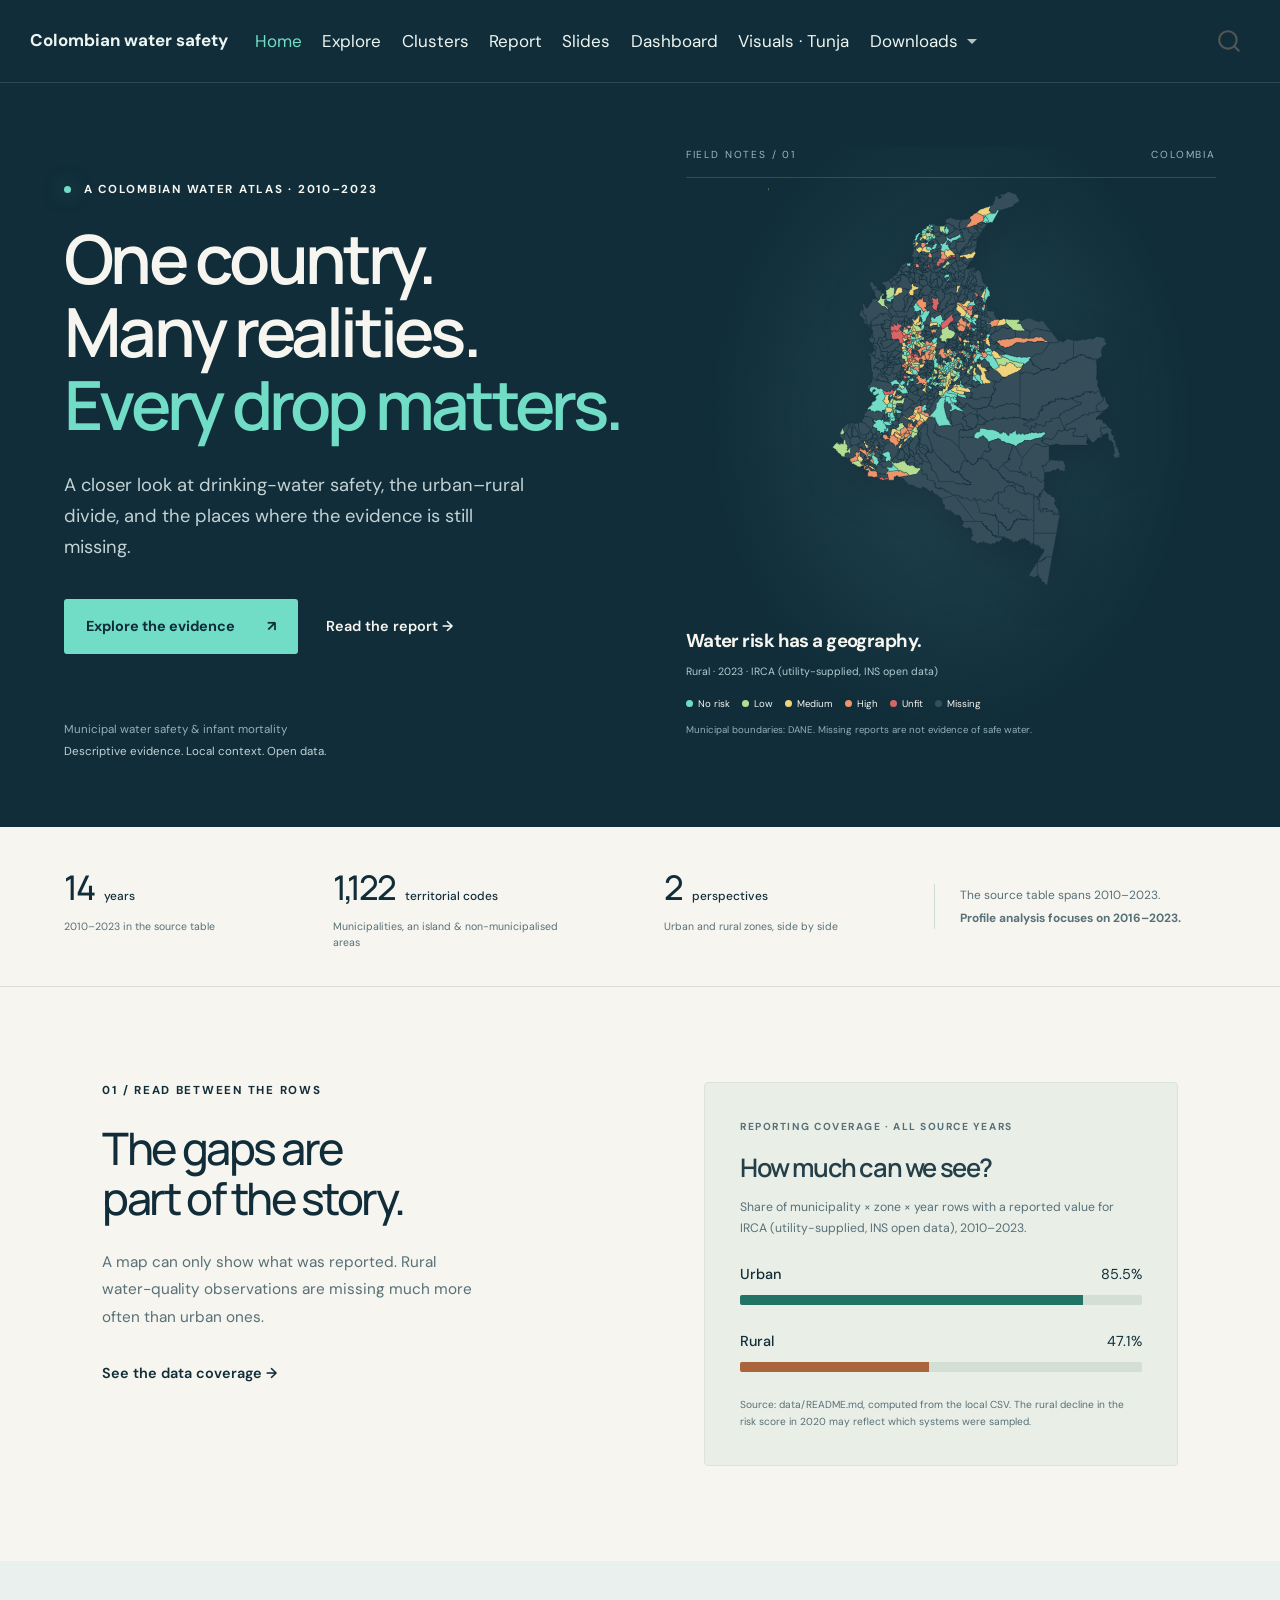
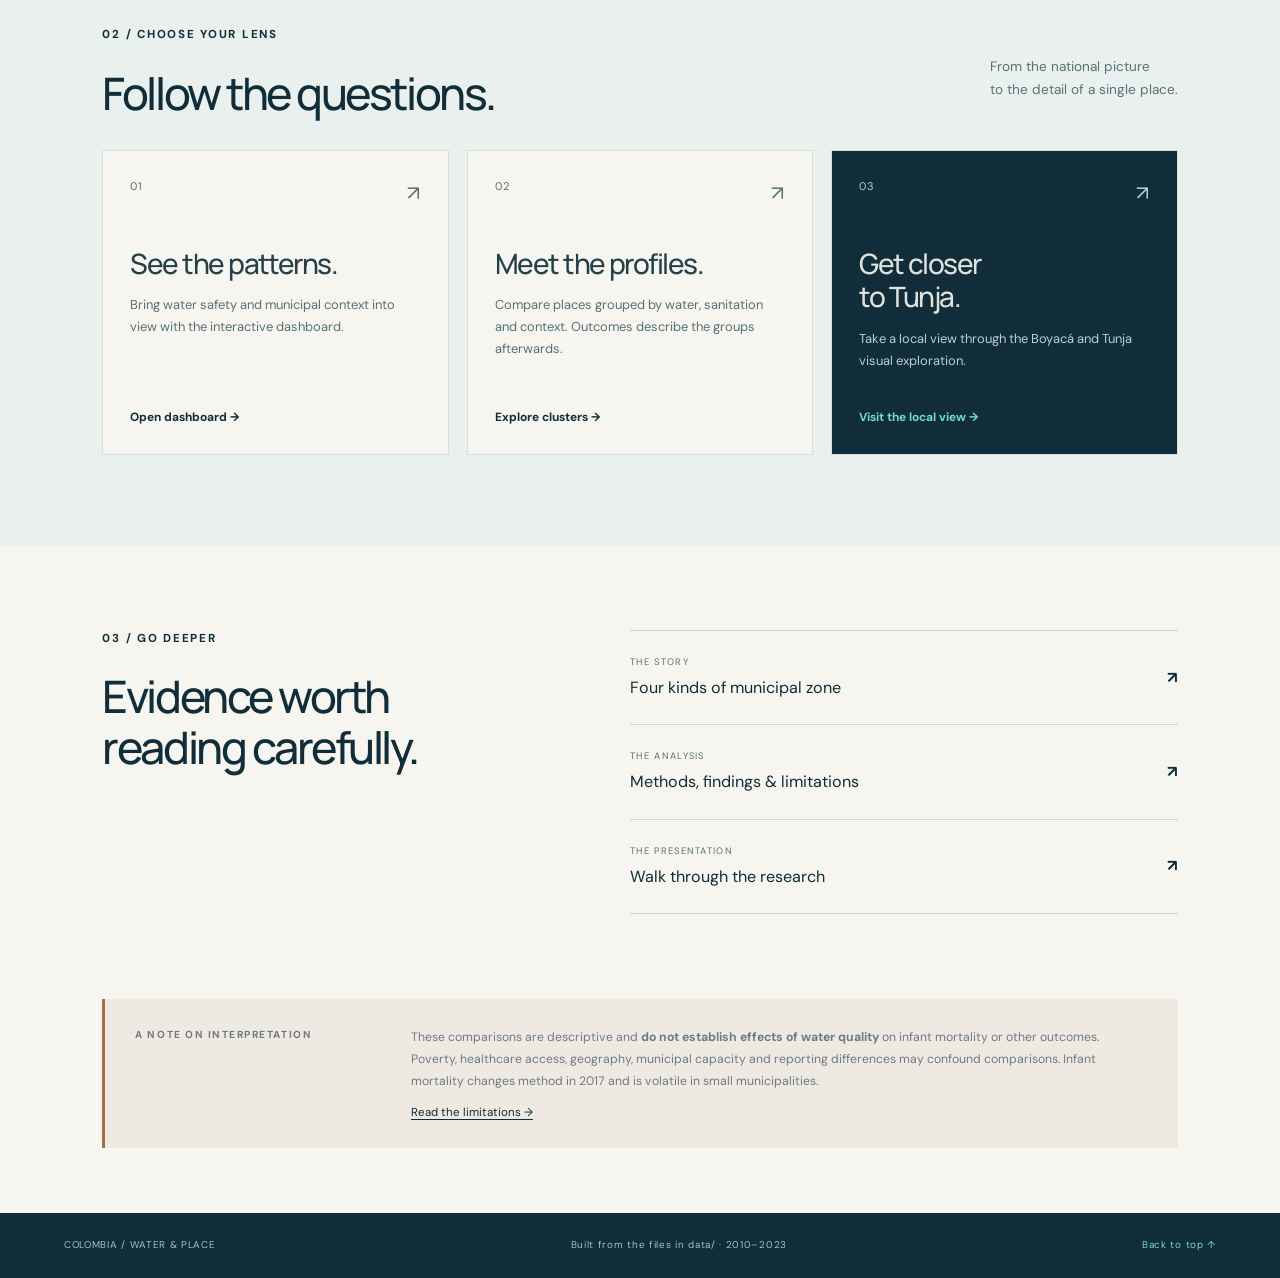
<file: index.html>
<!DOCTYPE html>
<html xmlns="http://www.w3.org/1999/xhtml" lang="en" xml:lang="en"><head>

<meta charset="utf-8">
<meta name="generator" content="quarto-1.10.20">

<meta name="viewport" content="width=device-width, initial-scale=1.0, user-scalable=yes">


<title>Water, place &amp; possibility | Colombia – Colombian water safety</title>
<style>
/* Default styles provided by pandoc.
** See https://pandoc.org/MANUAL.html#variables-for-html for config info.
*/
span.smallcaps{font-variant: small-caps;}
div.columns{display: flex; gap: 1.5em;}
div.column{flex: auto;}
@media screen {
div.columns{gap: min(4vw, 1.5em);}
div.column{overflow-x: auto;}
}
div.hanging-indent{margin-left: 1.5em; text-indent: -1.5em;}
ul.task-list{list-style: none;}
ul.task-list li input[type="checkbox"] {
  width: 0.8em;
  margin: 0 0.8em 0.2em -1em; /* quarto-specific, see https://github.com/quarto-dev/quarto-cli/issues/4556 */ 
  vertical-align: middle;
}
</style>


<script src="site_libs/quarto-nav/quarto-nav.js"></script>
<script src="site_libs/quarto-nav/headroom.min.js"></script>
<script src="site_libs/clipboard/clipboard.min.js"></script>
<script src="site_libs/quarto-search/autocomplete.umd.js"></script>
<script src="site_libs/quarto-search/fuse.min.js"></script>
<script src="site_libs/quarto-search/quarto-search.js"></script>
<meta name="quarto:offset" content="./">
<script src="site_libs/quarto-html/quarto.js" type="module"></script>
<script src="site_libs/quarto-html/tabsets/tabsets.js" type="module"></script>
<script src="site_libs/quarto-html/popper.min.js"></script>
<script src="site_libs/quarto-html/tippy.umd.min.js"></script>
<script src="site_libs/quarto-html/anchor.min.js"></script>
<link href="site_libs/quarto-html/tippy.css" rel="stylesheet">
<link href="site_libs/quarto-html/quarto-syntax-highlighting-17888a1159294d3eb470f19f6f52f5a5.css" rel="stylesheet" id="quarto-text-highlighting-styles">
<script src="site_libs/bootstrap/bootstrap.min.js"></script>
<link href="site_libs/bootstrap/bootstrap-icons.css" rel="stylesheet">
<link href="site_libs/bootstrap/bootstrap-445b8638c3d06994fee0907d791121c4.min.css" rel="stylesheet" append-hash="true" id="quarto-bootstrap" data-mode="light">
<script id="quarto-search-options" type="application/json">{
  "location": "navbar",
  "copy-button": false,
  "collapse-after": 3,
  "panel-placement": "end",
  "type": "overlay",
  "limit": 50,
  "keyboard-shortcut": [
    "f",
    "/",
    "s"
  ],
  "show-item-context": false,
  "language": {
    "search-no-results-text": "No results",
    "search-matching-documents-text": "matching documents",
    "search-copy-link-title": "Copy link to search",
    "search-hide-matches-text": "Hide additional matches",
    "search-more-match-text": "more match in this document",
    "search-more-matches-text": "more matches in this document",
    "search-clear-button-title": "Clear",
    "search-text-placeholder": "",
    "search-detached-cancel-button-title": "Cancel",
    "search-submit-button-title": "Submit",
    "search-label": "Search"
  }
}</script>


<link rel="stylesheet" href="assets/home.css">
</head>

<body class="nav-fixed quarto-light">

<div id="quarto-search-results"></div>
  <header id="quarto-header" class="headroom fixed-top">
    <nav class="navbar navbar-expand-lg " data-bs-theme="dark">
      <div class="navbar-container container-fluid">
      <div class="navbar-brand-container mx-auto">
    <a class="navbar-brand" href="./index.html">
    <span class="navbar-title">Colombian water safety</span>
    </a>
  </div>
            <div id="quarto-search" class="" title="Search"></div>
          <button class="navbar-toggler" type="button" data-bs-toggle="collapse" data-bs-target="#navbarCollapse" aria-controls="navbarCollapse" role="menu" aria-expanded="false" aria-label="Toggle navigation" onclick="if (window.quartoToggleHeadroom) { window.quartoToggleHeadroom(); }">
  <span class="navbar-toggler-icon"></span>
</button>
          <div class="collapse navbar-collapse" id="navbarCollapse">
            <ul class="navbar-nav navbar-nav-scroll me-auto">
  <li class="nav-item">
    <a class="nav-link active" href="./index.html" aria-current="page"> 
<span class="menu-text">Home</span></a>
  </li>  
  <li class="nav-item">
    <a class="nav-link" href="./explore.html"> 
<span class="menu-text">Explore</span></a>
  </li>  
  <li class="nav-item">
    <a class="nav-link" href="./clusters.html"> 
<span class="menu-text">Clusters</span></a>
  </li>  
  <li class="nav-item">
    <a class="nav-link" href="./report.html"> 
<span class="menu-text">Report</span></a>
  </li>  
  <li class="nav-item">
    <a class="nav-link" href="./slides.html"> 
<span class="menu-text">Slides</span></a>
  </li>  
  <li class="nav-item">
    <a class="nav-link" href="./dashboard.html"> 
<span class="menu-text">Dashboard</span></a>
  </li>  
  <li class="nav-item">
    <a class="nav-link" href="./visuals.html"> 
<span class="menu-text">Visuals · Tunja</span></a>
  </li>  
  <li class="nav-item dropdown ">
    <a class="nav-link dropdown-toggle" href="#" id="nav-menu-downloads" role="link" data-bs-toggle="dropdown" aria-expanded="false">
 <span class="menu-text">Downloads</span>
    </a>
    <ul class="dropdown-menu" aria-labelledby="nav-menu-downloads">    
        <li>
    <a class="dropdown-item" href="./report.docx">
 <span class="dropdown-text">Report (Word)</span></a>
  </li>  
        <li>
    <a class="dropdown-item" href="./report.pdf">
 <span class="dropdown-text">Report (PDF)</span></a>
  </li>  
        <li>
    <a class="dropdown-item" href="./report.epub">
 <span class="dropdown-text">Report (ePub)</span></a>
  </li>  
        <li>
    <a class="dropdown-item" href="./slides.pptx">
 <span class="dropdown-text">Slides (PowerPoint)</span></a>
  </li>  
        <li>
    <a class="dropdown-item" href="./whitepaper.pdf">
 <span class="dropdown-text">White paper (PDF)</span></a>
  </li>  
    </ul>
  </li>
</ul>
          </div> <!-- /navcollapse -->
            <div class="quarto-navbar-tools">
</div>
      </div> <!-- /container-fluid -->
    </nav>
</header>
<!-- content -->
<div id="quarto-content" class="quarto-container page-columns page-rows-contents page-layout-full page-navbar">
<!-- sidebar -->
<!-- margin-sidebar -->
    
<!-- main -->
<main class="content page-columns page-full column-page" id="quarto-document-content">

<header id="title-block-header" class="quarto-title-block default">
<div class="quarto-title">
<h1 class="title">Colombian municipal water safety</h1>
</div>



<div class="quarto-title-meta column-page">

    
  
    
  </div>
  


</header>


<div class="water-home page-columns page-full">
<section class="atlas-hero" aria-labelledby="hero-title">
  <div class="hero-copy">
    <p class="eyebrow"><span class="live-dot"></span> A Colombian water atlas · 2010–2023</p>
    <h1 id="hero-title">One country.<br>Many realities.<br><em>Every drop matters.</em></h1>
    <p class="hero-deck">A closer look at drinking-water safety, the urban–rural divide, and the places where the evidence is still missing.</p>
    <div class="hero-actions"><a class="button-primary" href="explore.html">Explore the evidence <span aria-hidden="true">↗</span></a><a class="text-link" href="report.html">Read the report <span aria-hidden="true">→</span></a></div>
    <div class="hero-footnote">Municipal water safety &amp; infant mortality<br><strong>Descriptive evidence. Local context. Open data.</strong></div>
  </div>
  <figure class="map-panel figure">
    <div class="map-heading"><span>FIELD NOTES / 01</span><span>COLOMBIA</span></div>
    <img src="assets/colombia-water.svg" alt="Map of Colombian municipalities by rural IRCA (utility-supplied, INS open data) in 2023; grey municipalities have no reported value." width="560" height="650" class="figure-img">
    <figcaption><strong>Water risk has a geography.</strong><span>Rural · 2023 · IRCA (utility-supplied, INS open data)</span><div class="map-legend"><span><i style="background:#72ddc6"></i>No risk</span><span><i style="background:#b3dd92"></i>Low</span><span><i style="background:#f0d47d"></i>Medium</span><span><i style="background:#ed946a"></i>High</span><span><i style="background:#d96567"></i>Unfit</span><span><i style="background:#354e59"></i>Missing</span></div><small>Municipal boundaries: DANE. Missing reports are not evidence of safe water.</small></figcaption>
  </figure>
</section>
<section class="scope-strip" aria-label="Dataset scope">
 <div><strong>14<span>years</span></strong><p>2010–2023 in the source table</p></div>
 <div><strong>1,122<span>territorial codes</span></strong><p>Municipalities, an island &amp; non-municipalised areas</p></div>
 <div><strong>2<span>perspectives</span></strong><p>Urban and rural zones, side by side</p></div>
 <div class="scope-note">The source table spans 2010–2023.<br><b>Profile analysis focuses on 2016–2023.</b></div>
</section>
<section class="evidence-section" aria-labelledby="evidence-title">
 <div class="section-intro"><p class="eyebrow">01 / Read between the rows</p><h2 id="evidence-title" class="anchored">The gaps are<br>part of the story.</h2><p>A map can only show what was reported. Rural water-quality observations are missing much more often than urban ones.</p><a class="text-link dark-link" href="explore.html">See the data coverage <span aria-hidden="true">→</span></a></div>
 <div class="coverage-panel"><p class="eyebrow">Reporting coverage · all source years</p><h3 class="anchored">How much can we see?</h3><p>Share of municipality × zone × year rows with a reported value for IRCA (utility-supplied, INS open data), 2010–2023.</p><div class="coverage-row"><div><strong>Urban</strong><span>85.5%</span></div><div class="track"><span style="width:85.5%"></span></div></div><div class="coverage-row rural"><div><strong>Rural</strong><span>47.1%</span></div><div class="track"><span style="width:47.1%"></span></div></div><p class="coverage-note">Source: data/README.md, computed from the local CSV. The rural decline in the risk score in 2020 may reflect which systems were sampled.</p></div>
</section>
<section class="pathways" aria-labelledby="pathways-title"><div class="section-heading"><div><p class="eyebrow">02 / Choose your lens</p><h2 id="pathways-title" class="anchored">Follow the questions.</h2></div><p>From the national picture<br>to the detail of a single place.</p></div>
<div class="pathway-grid">
<a class="path-card" href="dashboard.html"><span class="card-number">01 <span>↗</span></span><h3 class="anchored">See the patterns.</h3><p>Bring water safety and municipal context into view with the interactive dashboard.</p><span class="card-link">Open dashboard →</span></a>
<a class="path-card" href="clusters.html"><span class="card-number">02 <span>↗</span></span><h3 class="anchored">Meet the profiles.</h3><p>Compare places grouped by water, sanitation and context. Outcomes describe the groups afterwards.</p><span class="card-link">Explore clusters →</span></a>
<a class="path-card feature-card" href="visuals.html"><span class="card-number">03 <span>↗</span></span><h3 class="anchored">Get closer<br>to Tunja.</h3><p>Take a local view through the Boyacá and Tunja visual exploration.</p><span class="card-link">Visit the local view →</span></a>
</div></section>
<section class="reading-room"><div><p class="eyebrow">03 / Go deeper</p><h2 class="anchored">Evidence worth<br>reading carefully.</h2></div><div class="reading-links"><a href="posts/four-kinds.html"><span><small>THE STORY</small>Four kinds of municipal zone</span><b aria-hidden="true">↗</b></a><a href="report.html"><span><small>THE ANALYSIS</small>Methods, findings &amp; limitations</span><b aria-hidden="true">↗</b></a><a href="slides.html"><span><small>THE PRESENTATION</small>Walk through the research</span><b aria-hidden="true">↗</b></a></div></section>
<aside class="research-note"><span class="eyebrow">A note on interpretation</span><p>These comparisons are descriptive and <strong>do not establish effects of water quality</strong> on infant mortality or other outcomes. Poverty, healthcare access, geography, municipal capacity and reporting differences may confound comparisons. Infant mortality changes method in 2017 and is volatile in small municipalities.</p><a href="report.html">Read the limitations →</a></aside>
<footer class="atlas-footer"><span>COLOMBIA / WATER &amp; PLACE</span><span>Built from the files in data/ · 2010–2023</span><a href="#hero-title">Back to top ↑</a></footer>
</div>



</main> <!-- /main -->
<script id="quarto-html-after-body" type="application/javascript">
  window.document.addEventListener("DOMContentLoaded", function (event) {
    const icon = "";
    const anchorJS = new window.AnchorJS();
    anchorJS.options = {
      placement: 'right',
      icon: icon
    };
    anchorJS.add('.anchored');
    const isCodeAnnotation = (el) => {
      for (const clz of el.classList) {
        if (clz.startsWith('code-annotation-')) {                     
          return true;
        }
      }
      return false;
    }
    const onCopySuccess = function(e) {
      // button target
      const button = e.trigger;
      // don't keep focus
      button.blur();
      // flash "checked"
      button.classList.add('code-copy-button-checked');
      var currentTitle = button.getAttribute("title");
      button.setAttribute("title", "Copied!");
      let tooltip;
      if (window.bootstrap) {
        button.setAttribute("data-bs-toggle", "tooltip");
        button.setAttribute("data-bs-placement", "left");
        button.setAttribute("data-bs-title", "Copied!");
        tooltip = new bootstrap.Tooltip(button, 
          { trigger: "manual", 
            customClass: "code-copy-button-tooltip",
            offset: [0, -8]});
        tooltip.show();    
      }
      setTimeout(function() {
        if (tooltip) {
          tooltip.hide();
          button.removeAttribute("data-bs-title");
          button.removeAttribute("data-bs-toggle");
          button.removeAttribute("data-bs-placement");
        }
        button.setAttribute("title", currentTitle);
        button.classList.remove('code-copy-button-checked');
      }, 1000);
      // clear code selection
      e.clearSelection();
    }
    const getTextToCopy = function(trigger) {
      const outerScaffold = trigger.parentElement.cloneNode(true);
      const codeEl = outerScaffold.querySelector('code');
      for (const childEl of codeEl.children) {
        if (isCodeAnnotation(childEl)) {
          childEl.remove();
        }
      }
      return codeEl.innerText;
    }
    const clipboard = new window.ClipboardJS('.code-copy-button:not([data-in-quarto-modal])', {
      text: getTextToCopy
    });
    clipboard.on('success', onCopySuccess);
    if (window.document.getElementById('quarto-embedded-source-code-modal')) {
      const clipboardModal = new window.ClipboardJS('.code-copy-button[data-in-quarto-modal]', {
        text: getTextToCopy,
        container: window.document.getElementById('quarto-embedded-source-code-modal')
      });
      clipboardModal.on('success', onCopySuccess);
    }
      var localhostRegex = new RegExp(/^(?:http|https):\/\/localhost\:?[0-9]*\//);
      var mailtoRegex = new RegExp(/^mailto:/);
        var filterRegex = new RegExp('/' + window.location.host + '/');
      var isInternal = (href) => {
          return filterRegex.test(href) || localhostRegex.test(href) || mailtoRegex.test(href);
      }
      // Inspect non-navigation links and adorn them if external
     var links = window.document.querySelectorAll('a[href]:not(.nav-link):not(.navbar-brand):not(.toc-action):not(.sidebar-link):not(.sidebar-item-toggle):not(.pagination-link):not(.no-external):not([aria-hidden]):not(.dropdown-item):not(.quarto-navigation-tool):not(.about-link)');
      for (var i=0; i<links.length; i++) {
        const link = links[i];
        if (!isInternal(link.href)) {
          // undo the damage that might have been done by quarto-nav.js in the case of
          // links that we want to consider external
          if (link.dataset.originalHref !== undefined) {
            link.href = link.dataset.originalHref;
          }
        }
      }
    function tippyHover(el, contentFn, onTriggerFn, onUntriggerFn) {
      const config = {
        allowHTML: true,
        maxWidth: 500,
        delay: 100,
        arrow: false,
        appendTo: function(el) {
            return el.parentElement;
        },
        interactive: true,
        interactiveBorder: 10,
        theme: 'quarto',
        placement: 'bottom-start',
      };
      if (contentFn) {
        config.content = contentFn;
      }
      if (onTriggerFn) {
        config.onTrigger = onTriggerFn;
      }
      if (onUntriggerFn) {
        config.onUntrigger = onUntriggerFn;
      }
      window.tippy(el, config); 
    }
    const noterefs = window.document.querySelectorAll('a[role="doc-noteref"]');
    for (var i=0; i<noterefs.length; i++) {
      const ref = noterefs[i];
      tippyHover(ref, function() {
        // use id or data attribute instead here
        let href = ref.getAttribute('data-footnote-href') || ref.getAttribute('href');
        try { href = new URL(href).hash; } catch {}
        const id = href.replace(/^#\/?/, "");
        const note = window.document.getElementById(id);
        if (note) {
          return note.innerHTML;
        } else {
          return "";
        }
      });
    }
    const xrefs = window.document.querySelectorAll('a.quarto-xref');
    const processXRef = (id, note) => {
      // Strip column container classes
      const stripColumnClz = (el) => {
        el.classList.remove("page-full", "page-columns");
        if (el.children) {
          for (const child of el.children) {
            stripColumnClz(child);
          }
        }
      }
      stripColumnClz(note)
      if (id === null || id.startsWith('sec-')) {
        // Special case sections, only their first couple elements
        const container = document.createElement("div");
        if (note.children && note.children.length > 2) {
          container.appendChild(note.children[0].cloneNode(true));
          for (let i = 1; i < note.children.length; i++) {
            const child = note.children[i];
            if (child.tagName === "P" && child.innerText === "") {
              continue;
            } else {
              container.appendChild(child.cloneNode(true));
              break;
            }
          }
          if (window.Quarto?.typesetMath) {
            window.Quarto.typesetMath(container);
          }
          return container.innerHTML
        } else {
          if (window.Quarto?.typesetMath) {
            window.Quarto.typesetMath(note);
          }
          return note.innerHTML;
        }
      } else {
        // Remove any anchor links if they are present
        const anchorLink = note.querySelector('a.anchorjs-link');
        if (anchorLink) {
          anchorLink.remove();
        }
        if (window.Quarto?.typesetMath) {
          window.Quarto.typesetMath(note);
        }
        if (note.classList.contains("callout")) {
          return note.outerHTML;
        } else {
          return note.innerHTML;
        }
      }
    }
    for (var i=0; i<xrefs.length; i++) {
      const xref = xrefs[i];
      tippyHover(xref, undefined, function(instance) {
        instance.disable();
        let url = xref.getAttribute('href');
        let hash = undefined; 
        if (url.startsWith('#')) {
          hash = url;
        } else {
          try { hash = new URL(url).hash; } catch {}
        }
        if (hash) {
          const id = hash.replace(/^#\/?/, "");
          const note = window.document.getElementById(id);
          if (note !== null) {
            try {
              const html = processXRef(id, note.cloneNode(true));
              instance.setContent(html);
            } finally {
              instance.enable();
              instance.show();
            }
          } else {
            // See if we can fetch this
            fetch(url.split('#')[0])
            .then(res => res.text())
            .then(html => {
              const parser = new DOMParser();
              const htmlDoc = parser.parseFromString(html, "text/html");
              const note = htmlDoc.getElementById(id);
              if (note !== null) {
                const html = processXRef(id, note);
                instance.setContent(html);
              } 
            }).finally(() => {
              instance.enable();
              instance.show();
            });
          }
        } else {
          // See if we can fetch a full url (with no hash to target)
          // This is a special case and we should probably do some content thinning / targeting
          fetch(url)
          .then(res => res.text())
          .then(html => {
            const parser = new DOMParser();
            const htmlDoc = parser.parseFromString(html, "text/html");
            const note = htmlDoc.querySelector('main.content');
            if (note !== null) {
              // This should only happen for chapter cross references
              // (since there is no id in the URL)
              // remove the first header
              if (note.children.length > 0 && note.children[0].tagName === "HEADER") {
                note.children[0].remove();
              }
              const html = processXRef(null, note);
              instance.setContent(html);
            } 
          }).finally(() => {
            instance.enable();
            instance.show();
          });
        }
      }, function(instance) {
      });
    }
        let selectedAnnoteEl;
        const selectorForAnnotation = ( cell, annotation) => {
          let cellAttr = 'data-code-cell="' + cell + '"';
          let lineAttr = 'data-code-annotation="' +  annotation + '"';
          const selector = 'span[' + cellAttr + '][' + lineAttr + ']';
          return selector;
        }
        const selectCodeLines = (annoteEl) => {
          const doc = window.document;
          const targetCell = annoteEl.getAttribute("data-target-cell");
          const targetAnnotation = annoteEl.getAttribute("data-target-annotation");
          const annoteSpan = window.document.querySelector(selectorForAnnotation(targetCell, targetAnnotation));
          const lines = annoteSpan.getAttribute("data-code-lines").split(",");
          const lineIds = lines.map((line) => {
            return targetCell + "-" + line;
          })
          let top = null;
          let height = null;
          let parent = null;
          if (lineIds.length > 0) {
              //compute the position of the single el (top and bottom and make a div)
              const el = window.document.getElementById(lineIds[0]);
              top = el.offsetTop;
              height = el.offsetHeight;
              parent = el.parentElement.parentElement;
            if (lineIds.length > 1) {
              const lastEl = window.document.getElementById(lineIds[lineIds.length - 1]);
              const bottom = lastEl.offsetTop + lastEl.offsetHeight;
              height = bottom - top;
            }
            if (top !== null && height !== null && parent !== null) {
              // cook up a div (if necessary) and position it 
              let div = window.document.getElementById("code-annotation-line-highlight");
              if (div === null) {
                div = window.document.createElement("div");
                div.setAttribute("id", "code-annotation-line-highlight");
                div.style.position = 'absolute';
                parent.appendChild(div);
              }
              div.style.top = top - 2 + "px";
              div.style.height = height + 4 + "px";
              div.style.left = 0;
              let gutterDiv = window.document.getElementById("code-annotation-line-highlight-gutter");
              if (gutterDiv === null) {
                gutterDiv = window.document.createElement("div");
                gutterDiv.setAttribute("id", "code-annotation-line-highlight-gutter");
                gutterDiv.style.position = 'absolute';
                const codeCell = window.document.getElementById(targetCell);
                const gutter = codeCell.querySelector('.code-annotation-gutter');
                gutter.appendChild(gutterDiv);
              }
              gutterDiv.style.top = top - 2 + "px";
              gutterDiv.style.height = height + 4 + "px";
            }
            selectedAnnoteEl = annoteEl;
          }
        };
        const unselectCodeLines = () => {
          const elementsIds = ["code-annotation-line-highlight", "code-annotation-line-highlight-gutter"];
          elementsIds.forEach((elId) => {
            const div = window.document.getElementById(elId);
            if (div) {
              div.remove();
            }
          });
          selectedAnnoteEl = undefined;
        };
          // Handle positioning of the toggle
      window.addEventListener(
        "resize",
        throttle(() => {
          elRect = undefined;
          if (selectedAnnoteEl) {
            selectCodeLines(selectedAnnoteEl);
          }
        }, 10)
      );
      function throttle(fn, ms) {
      let throttle = false;
      let timer;
        return (...args) => {
          if(!throttle) { // first call gets through
              fn.apply(this, args);
              throttle = true;
          } else { // all the others get throttled
              if(timer) clearTimeout(timer); // cancel #2
              timer = setTimeout(() => {
                fn.apply(this, args);
                timer = throttle = false;
              }, ms);
          }
        };
      }
        // Attach click handler to the DT
        const annoteDls = window.document.querySelectorAll('dt[data-target-cell]');
        for (const annoteDlNode of annoteDls) {
          annoteDlNode.addEventListener('click', (event) => {
            const clickedEl = event.target;
            if (clickedEl !== selectedAnnoteEl) {
              unselectCodeLines();
              const activeEl = window.document.querySelector('dt[data-target-cell].code-annotation-active');
              if (activeEl) {
                activeEl.classList.remove('code-annotation-active');
              }
              selectCodeLines(clickedEl);
              clickedEl.classList.add('code-annotation-active');
            } else {
              // Unselect the line
              unselectCodeLines();
              clickedEl.classList.remove('code-annotation-active');
            }
          });
        }
    const findCites = (el) => {
      const parentEl = el.parentElement;
      if (parentEl) {
        const cites = parentEl.dataset.cites;
        if (cites) {
          return {
            el,
            cites: cites.split(' ')
          };
        } else {
          return findCites(el.parentElement)
        }
      } else {
        return undefined;
      }
    };
    var bibliorefs = window.document.querySelectorAll('a[role="doc-biblioref"]');
    for (var i=0; i<bibliorefs.length; i++) {
      const ref = bibliorefs[i];
      const citeInfo = findCites(ref);
      if (citeInfo) {
        tippyHover(citeInfo.el, function() {
          var popup = window.document.createElement('div');
          citeInfo.cites.forEach(function(cite) {
            var citeDiv = window.document.createElement('div');
            citeDiv.classList.add('hanging-indent');
            citeDiv.classList.add('csl-entry');
            var biblioDiv = window.document.getElementById('ref-' + cite);
            if (biblioDiv) {
              citeDiv.innerHTML = biblioDiv.innerHTML;
            }
            popup.appendChild(citeDiv);
          });
          return popup.innerHTML;
        });
      }
    }
  });
  </script>
</div> <!-- /content -->




</body></html>
</file>
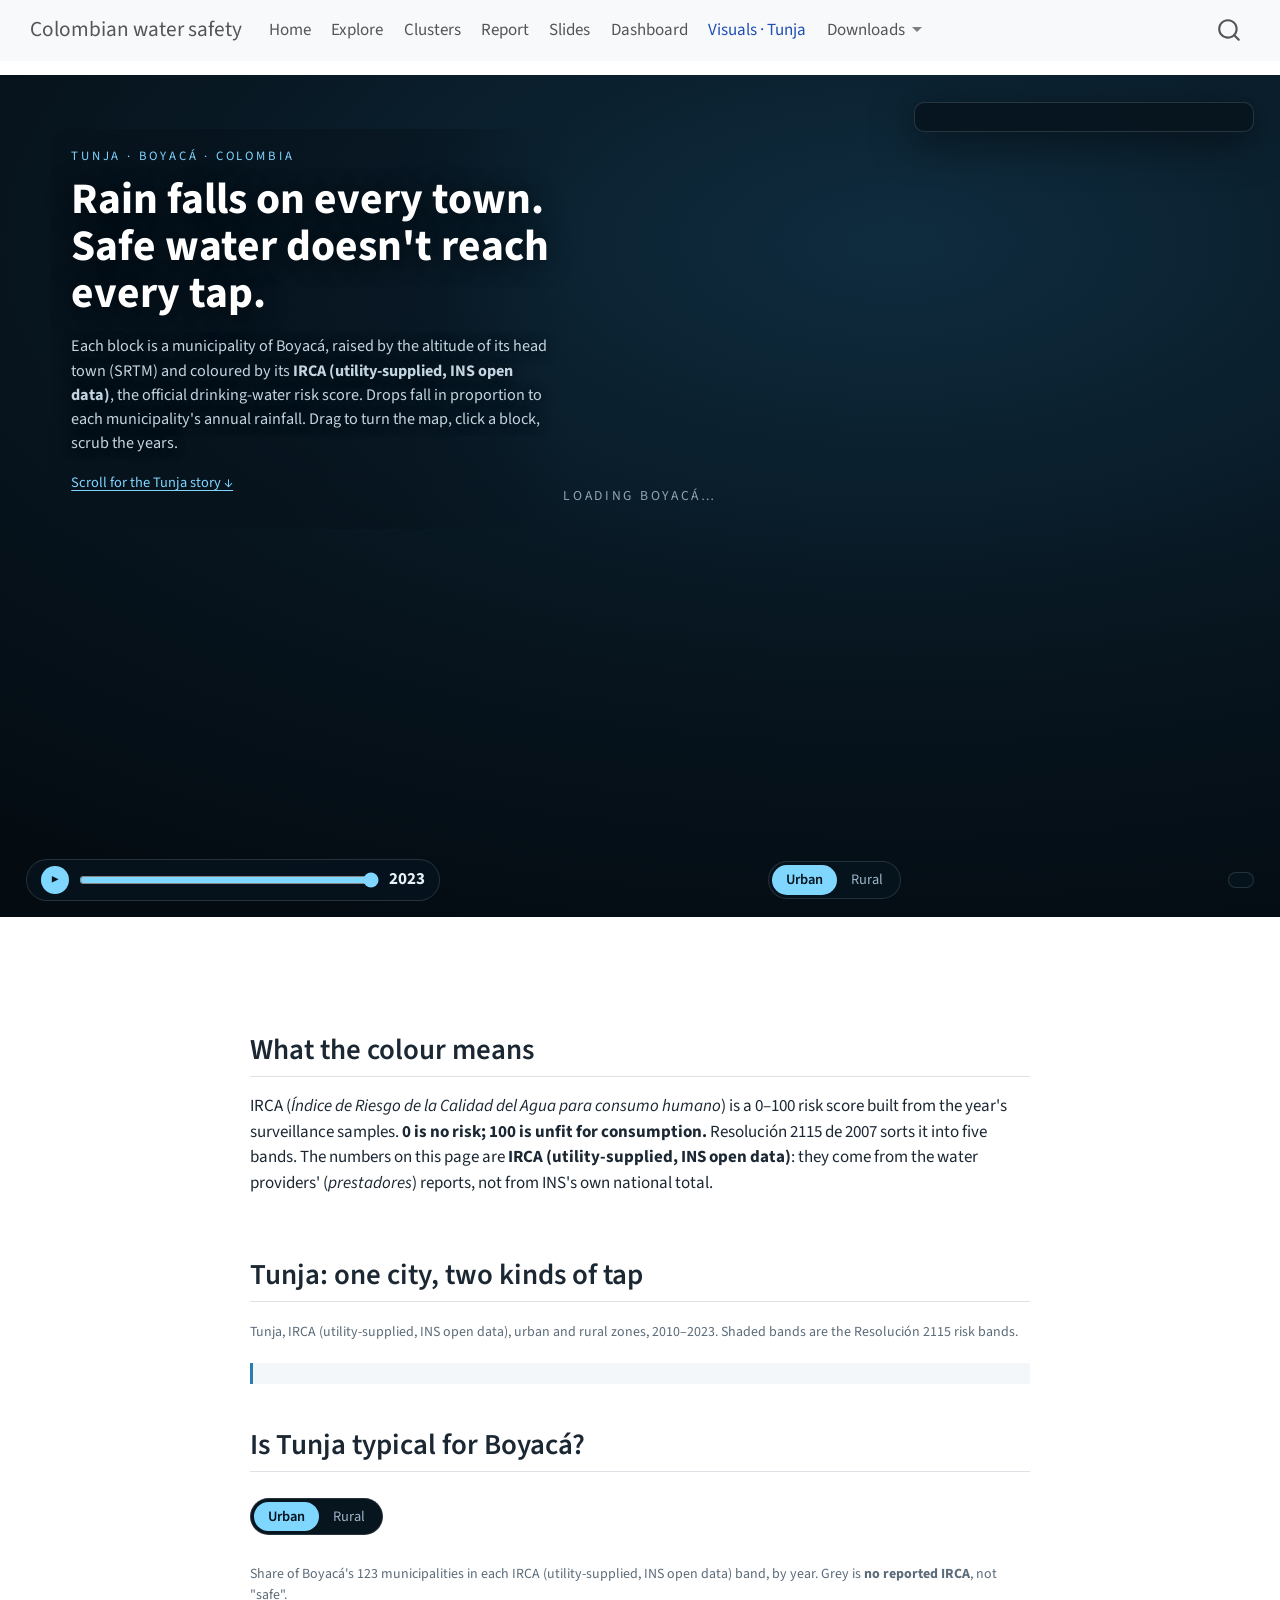
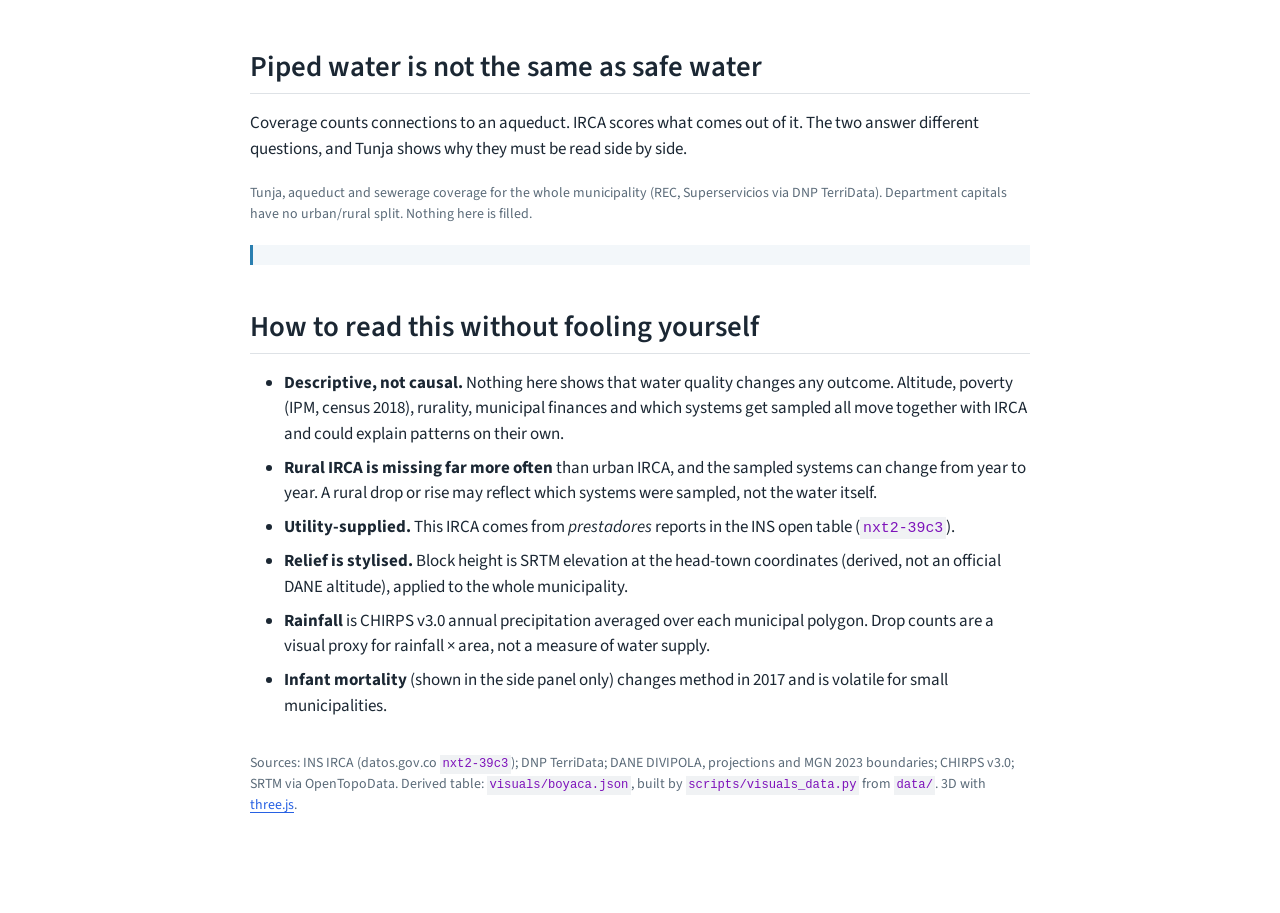
<file: visuals.html>
<!DOCTYPE html>
<html xmlns="http://www.w3.org/1999/xhtml" lang="en" xml:lang="en"><head>

<meta charset="utf-8">
<meta name="generator" content="quarto-1.10.20">

<meta name="viewport" content="width=device-width, initial-scale=1.0, user-scalable=yes">


<title>Visuals · Tunja – Colombian water safety</title>
<style>
/* Default styles provided by pandoc.
** See https://pandoc.org/MANUAL.html#variables-for-html for config info.
*/
span.smallcaps{font-variant: small-caps;}
div.columns{display: flex; gap: 1.5em;}
div.column{flex: auto;}
@media screen {
div.columns{gap: min(4vw, 1.5em);}
div.column{overflow-x: auto;}
}
div.hanging-indent{margin-left: 1.5em; text-indent: -1.5em;}
ul.task-list{list-style: none;}
ul.task-list li input[type="checkbox"] {
  width: 0.8em;
  margin: 0 0.8em 0.2em -1em; /* quarto-specific, see https://github.com/quarto-dev/quarto-cli/issues/4556 */ 
  vertical-align: middle;
}
</style>


<script src="site_libs/quarto-nav/quarto-nav.js"></script>
<script src="site_libs/quarto-nav/headroom.min.js"></script>
<script src="site_libs/clipboard/clipboard.min.js"></script>
<script src="site_libs/quarto-search/autocomplete.umd.js"></script>
<script src="site_libs/quarto-search/fuse.min.js"></script>
<script src="site_libs/quarto-search/quarto-search.js"></script>
<meta name="quarto:offset" content="./">
<script src="site_libs/quarto-html/quarto.js" type="module"></script>
<script src="site_libs/quarto-html/tabsets/tabsets.js" type="module"></script>
<script src="site_libs/quarto-html/popper.min.js"></script>
<script src="site_libs/quarto-html/tippy.umd.min.js"></script>
<script src="site_libs/quarto-html/anchor.min.js"></script>
<link href="site_libs/quarto-html/tippy.css" rel="stylesheet">
<link href="site_libs/quarto-html/quarto-syntax-highlighting-17888a1159294d3eb470f19f6f52f5a5.css" rel="stylesheet" id="quarto-text-highlighting-styles">
<script src="site_libs/bootstrap/bootstrap.min.js"></script>
<link href="site_libs/bootstrap/bootstrap-icons.css" rel="stylesheet">
<link href="site_libs/bootstrap/bootstrap-445b8638c3d06994fee0907d791121c4.min.css" rel="stylesheet" append-hash="true" id="quarto-bootstrap" data-mode="light">
<script id="quarto-search-options" type="application/json">{
  "location": "navbar",
  "copy-button": false,
  "collapse-after": 3,
  "panel-placement": "end",
  "type": "overlay",
  "limit": 50,
  "keyboard-shortcut": [
    "f",
    "/",
    "s"
  ],
  "show-item-context": false,
  "language": {
    "search-no-results-text": "No results",
    "search-matching-documents-text": "matching documents",
    "search-copy-link-title": "Copy link to search",
    "search-hide-matches-text": "Hide additional matches",
    "search-more-match-text": "more match in this document",
    "search-more-matches-text": "more matches in this document",
    "search-clear-button-title": "Clear",
    "search-text-placeholder": "",
    "search-detached-cancel-button-title": "Cancel",
    "search-submit-button-title": "Submit",
    "search-label": "Search"
  }
}</script>
<link rel="stylesheet" href="visuals/tunja.css">
<script type="importmap">
{ "imports": {
  "three": "https://cdn.jsdelivr.net/npm/three@0.160.0/build/three.module.js",
  "three/addons/": "https://cdn.jsdelivr.net/npm/three@0.160.0/examples/jsm/"
} }
</script>


</head>

<body class="nav-fixed fullcontent quarto-light">

<div id="quarto-search-results"></div>
  <header id="quarto-header" class="headroom fixed-top">
    <nav class="navbar navbar-expand-lg " data-bs-theme="dark">
      <div class="navbar-container container-fluid">
      <div class="navbar-brand-container mx-auto">
    <a class="navbar-brand" href="./index.html">
    <span class="navbar-title">Colombian water safety</span>
    </a>
  </div>
            <div id="quarto-search" class="" title="Search"></div>
          <button class="navbar-toggler" type="button" data-bs-toggle="collapse" data-bs-target="#navbarCollapse" aria-controls="navbarCollapse" role="menu" aria-expanded="false" aria-label="Toggle navigation" onclick="if (window.quartoToggleHeadroom) { window.quartoToggleHeadroom(); }">
  <span class="navbar-toggler-icon"></span>
</button>
          <div class="collapse navbar-collapse" id="navbarCollapse">
            <ul class="navbar-nav navbar-nav-scroll me-auto">
  <li class="nav-item">
    <a class="nav-link" href="./index.html"> 
<span class="menu-text">Home</span></a>
  </li>  
  <li class="nav-item">
    <a class="nav-link" href="./explore.html"> 
<span class="menu-text">Explore</span></a>
  </li>  
  <li class="nav-item">
    <a class="nav-link" href="./clusters.html"> 
<span class="menu-text">Clusters</span></a>
  </li>  
  <li class="nav-item">
    <a class="nav-link" href="./report.html"> 
<span class="menu-text">Report</span></a>
  </li>  
  <li class="nav-item">
    <a class="nav-link" href="./slides.html"> 
<span class="menu-text">Slides</span></a>
  </li>  
  <li class="nav-item">
    <a class="nav-link" href="./dashboard.html"> 
<span class="menu-text">Dashboard</span></a>
  </li>  
  <li class="nav-item">
    <a class="nav-link active" href="./visuals.html" aria-current="page"> 
<span class="menu-text">Visuals · Tunja</span></a>
  </li>  
  <li class="nav-item dropdown ">
    <a class="nav-link dropdown-toggle" href="#" id="nav-menu-downloads" role="link" data-bs-toggle="dropdown" aria-expanded="false">
 <span class="menu-text">Downloads</span>
    </a>
    <ul class="dropdown-menu" aria-labelledby="nav-menu-downloads">    
        <li>
    <a class="dropdown-item" href="./report.docx">
 <span class="dropdown-text">Report (Word)</span></a>
  </li>  
        <li>
    <a class="dropdown-item" href="./report.pdf">
 <span class="dropdown-text">Report (PDF)</span></a>
  </li>  
        <li>
    <a class="dropdown-item" href="./report.epub">
 <span class="dropdown-text">Report (ePub)</span></a>
  </li>  
        <li>
    <a class="dropdown-item" href="./slides.pptx">
 <span class="dropdown-text">Slides (PowerPoint)</span></a>
  </li>  
        <li>
    <a class="dropdown-item" href="./whitepaper.pdf">
 <span class="dropdown-text">White paper (PDF)</span></a>
  </li>  
    </ul>
  </li>
</ul>
          </div> <!-- /navcollapse -->
            <div class="quarto-navbar-tools">
</div>
      </div> <!-- /container-fluid -->
    </nav>
</header>
<!-- content -->
<div id="quarto-content" class="quarto-container page-layout-custom page-navbar">
<!-- sidebar -->
<!-- margin-sidebar -->
<!-- main -->




<div id="tj">

<section id="hero">
  <canvas id="stage" aria-label="3D relief map of Boyacá, Colombia, coloured by IRCA (utility-supplied, INS open data)"></canvas>
  <div id="loading">Loading Boyacá…</div>

  <div id="intro">
    <p class="kicker">Tunja · Boyacá · Colombia</p>
    <h1>Rain falls on every town.<br>Safe water doesn't reach every tap.</h1>
    <p class="lede">Each block is a municipality of Boyacá, raised by the altitude of its head town (SRTM) and
      coloured by its <b>IRCA (utility-supplied, INS open data)</b>, the official drinking-water risk score.
      Drops fall in proportion to each municipality's annual rainfall. Drag to turn the map, click a block, scrub the years.</p>
    <p class="hint"><a href="#story">Scroll for the Tunja story ↓</a></p>
  </div>

  <aside id="panel" aria-live="polite"></aside>

  <div id="controls">
    <div class="ctl">
      <button id="play" aria-label="Play years">▶</button>
      <input id="year" type="range" min="0" max="13" step="1" value="13" aria-label="Year">
      <span id="yearlabel">2023</span>
    </div>
    <div class="ctl seg" id="zoneseg" role="group" aria-label="Zone">
      <button data-zone="urban" class="on">Urban</button><button data-zone="rural">Rural</button>
    </div>
    <div id="legend"></div>
  </div>
  <div id="tooltip"></div>
  <div id="tunjalabel">Tunja</div>
</section>

<main id="story"><header id="title-block-header" class="quarto-title-block"></header>
  <article class="wrap">

    <h2 class="anchored">What the colour means</h2>
    <p>IRCA (<i>Índice de Riesgo de la Calidad del Agua para consumo humano</i>) is a 0–100 risk score built from
      the year's surveillance samples. <b>0 is no risk; 100 is unfit for consumption.</b> Resolución 2115 de 2007
      sorts it into five bands. The numbers on this page are <b>IRCA (utility-supplied, INS open data)</b>:
      they come from the water providers' (<i>prestadores</i>) reports, not from INS's own national total.</p>
    <div id="bandbar"></div>

    <h2 class="anchored">Tunja: one city, two kinds of tap</h2>
    <p id="tunjaLead"></p>
    <figure class="figure"><div id="chartTunja" class="chart"></div>
      <figcaption>Tunja, IRCA (utility-supplied, INS open data), urban and rural zones, 2010–2023. Shaded bands are the Resolución 2115 risk bands.</figcaption></figure>
    <p class="note" id="tunjaNote"></p>

    <h2 class="anchored">Is Tunja typical for Boyacá?</h2>
    <p id="bandLead"></p>
    <div class="ctl seg inline" id="zoneseg2" role="group" aria-label="Zone for distribution chart">
      <button data-zone="urban" class="on">Urban</button><button data-zone="rural">Rural</button>
    </div>
    <figure class="figure"><div id="chartBands" class="chart"></div>
      <figcaption>Share of Boyacá's 123 municipalities in each IRCA (utility-supplied, INS open data) band, by year. Grey is <b>no reported IRCA</b>, not "safe".</figcaption></figure>

    <h2 class="anchored">Piped water is not the same as safe water</h2>
    <p>Coverage counts connections to an aqueduct. IRCA scores what comes out of it. The two answer different questions,
      and Tunja shows why they must be read side by side.</p>
    <figure class="figure"><div id="chartCover" class="chart"></div>
      <figcaption>Tunja, aqueduct and sewerage coverage for the whole municipality (REC, Superservicios via DNP TerriData). Department capitals have no urban/rural split. Nothing here is filled.</figcaption></figure>
    <p class="note" id="coverNote"></p>

    <h2 class="anchored">How to read this without fooling yourself</h2>
    <ul class="caveats">
      <li><b>Descriptive, not causal.</b> Nothing here shows that water quality changes any outcome. Altitude, poverty (IPM, census 2018), rurality, municipal finances and which systems get sampled all move together with IRCA and could explain patterns on their own.</li>
      <li><b>Rural IRCA is missing far more often</b> than urban IRCA, and the sampled systems can change from year to year. A rural drop or rise may reflect which systems were sampled, not the water itself.</li>
      <li><b>Utility-supplied.</b> This IRCA comes from <i>prestadores</i> reports in the INS open table (<code>nxt2-39c3</code>).</li>
      <li><b>Relief is stylised.</b> Block height is SRTM elevation at the head-town coordinates (derived, not an official DANE altitude), applied to the whole municipality.</li>
      <li><b>Rainfall</b> is CHIRPS v3.0 annual precipitation averaged over each municipal polygon. Drop counts are a visual proxy for rainfall × area, not a measure of water supply.</li>
      <li><b>Infant mortality</b> (shown in the side panel only) changes method in 2017 and is volatile for small municipalities.</li>
    </ul>
    <p class="src">Sources: INS IRCA (datos.gov.co <code>nxt2-39c3</code>); DNP TerriData; DANE DIVIPOLA, projections and MGN 2023 boundaries; CHIRPS v3.0; SRTM via OpenTopoData. Derived table: <code>visuals/boyaca.json</code>, built by <code>scripts/visuals_data.py</code> from <code>data/</code>. 3D with <a href="https://threejs.org">three.js</a>.</p>
  </article>
</main>

</div>
<script type="module" src="visuals/tunja.js"></script>




<script id="quarto-html-after-body" type="application/javascript">
  window.document.addEventListener("DOMContentLoaded", function (event) {
    const icon = "";
    const anchorJS = new window.AnchorJS();
    anchorJS.options = {
      placement: 'right',
      icon: icon
    };
    anchorJS.add('.anchored');
    const isCodeAnnotation = (el) => {
      for (const clz of el.classList) {
        if (clz.startsWith('code-annotation-')) {                     
          return true;
        }
      }
      return false;
    }
    const onCopySuccess = function(e) {
      // button target
      const button = e.trigger;
      // don't keep focus
      button.blur();
      // flash "checked"
      button.classList.add('code-copy-button-checked');
      var currentTitle = button.getAttribute("title");
      button.setAttribute("title", "Copied!");
      let tooltip;
      if (window.bootstrap) {
        button.setAttribute("data-bs-toggle", "tooltip");
        button.setAttribute("data-bs-placement", "left");
        button.setAttribute("data-bs-title", "Copied!");
        tooltip = new bootstrap.Tooltip(button, 
          { trigger: "manual", 
            customClass: "code-copy-button-tooltip",
            offset: [0, -8]});
        tooltip.show();    
      }
      setTimeout(function() {
        if (tooltip) {
          tooltip.hide();
          button.removeAttribute("data-bs-title");
          button.removeAttribute("data-bs-toggle");
          button.removeAttribute("data-bs-placement");
        }
        button.setAttribute("title", currentTitle);
        button.classList.remove('code-copy-button-checked');
      }, 1000);
      // clear code selection
      e.clearSelection();
    }
    const getTextToCopy = function(trigger) {
      const outerScaffold = trigger.parentElement.cloneNode(true);
      const codeEl = outerScaffold.querySelector('code');
      for (const childEl of codeEl.children) {
        if (isCodeAnnotation(childEl)) {
          childEl.remove();
        }
      }
      return codeEl.innerText;
    }
    const clipboard = new window.ClipboardJS('.code-copy-button:not([data-in-quarto-modal])', {
      text: getTextToCopy
    });
    clipboard.on('success', onCopySuccess);
    if (window.document.getElementById('quarto-embedded-source-code-modal')) {
      const clipboardModal = new window.ClipboardJS('.code-copy-button[data-in-quarto-modal]', {
        text: getTextToCopy,
        container: window.document.getElementById('quarto-embedded-source-code-modal')
      });
      clipboardModal.on('success', onCopySuccess);
    }
      var localhostRegex = new RegExp(/^(?:http|https):\/\/localhost\:?[0-9]*\//);
      var mailtoRegex = new RegExp(/^mailto:/);
        var filterRegex = new RegExp('/' + window.location.host + '/');
      var isInternal = (href) => {
          return filterRegex.test(href) || localhostRegex.test(href) || mailtoRegex.test(href);
      }
      // Inspect non-navigation links and adorn them if external
     var links = window.document.querySelectorAll('a[href]:not(.nav-link):not(.navbar-brand):not(.toc-action):not(.sidebar-link):not(.sidebar-item-toggle):not(.pagination-link):not(.no-external):not([aria-hidden]):not(.dropdown-item):not(.quarto-navigation-tool):not(.about-link)');
      for (var i=0; i<links.length; i++) {
        const link = links[i];
        if (!isInternal(link.href)) {
          // undo the damage that might have been done by quarto-nav.js in the case of
          // links that we want to consider external
          if (link.dataset.originalHref !== undefined) {
            link.href = link.dataset.originalHref;
          }
        }
      }
    function tippyHover(el, contentFn, onTriggerFn, onUntriggerFn) {
      const config = {
        allowHTML: true,
        maxWidth: 500,
        delay: 100,
        arrow: false,
        appendTo: function(el) {
            return el.parentElement;
        },
        interactive: true,
        interactiveBorder: 10,
        theme: 'quarto',
        placement: 'bottom-start',
      };
      if (contentFn) {
        config.content = contentFn;
      }
      if (onTriggerFn) {
        config.onTrigger = onTriggerFn;
      }
      if (onUntriggerFn) {
        config.onUntrigger = onUntriggerFn;
      }
      window.tippy(el, config); 
    }
    const noterefs = window.document.querySelectorAll('a[role="doc-noteref"]');
    for (var i=0; i<noterefs.length; i++) {
      const ref = noterefs[i];
      tippyHover(ref, function() {
        // use id or data attribute instead here
        let href = ref.getAttribute('data-footnote-href') || ref.getAttribute('href');
        try { href = new URL(href).hash; } catch {}
        const id = href.replace(/^#\/?/, "");
        const note = window.document.getElementById(id);
        if (note) {
          return note.innerHTML;
        } else {
          return "";
        }
      });
    }
    const xrefs = window.document.querySelectorAll('a.quarto-xref');
    const processXRef = (id, note) => {
      // Strip column container classes
      const stripColumnClz = (el) => {
        el.classList.remove("page-full", "page-columns");
        if (el.children) {
          for (const child of el.children) {
            stripColumnClz(child);
          }
        }
      }
      stripColumnClz(note)
      if (id === null || id.startsWith('sec-')) {
        // Special case sections, only their first couple elements
        const container = document.createElement("div");
        if (note.children && note.children.length > 2) {
          container.appendChild(note.children[0].cloneNode(true));
          for (let i = 1; i < note.children.length; i++) {
            const child = note.children[i];
            if (child.tagName === "P" && child.innerText === "") {
              continue;
            } else {
              container.appendChild(child.cloneNode(true));
              break;
            }
          }
          if (window.Quarto?.typesetMath) {
            window.Quarto.typesetMath(container);
          }
          return container.innerHTML
        } else {
          if (window.Quarto?.typesetMath) {
            window.Quarto.typesetMath(note);
          }
          return note.innerHTML;
        }
      } else {
        // Remove any anchor links if they are present
        const anchorLink = note.querySelector('a.anchorjs-link');
        if (anchorLink) {
          anchorLink.remove();
        }
        if (window.Quarto?.typesetMath) {
          window.Quarto.typesetMath(note);
        }
        if (note.classList.contains("callout")) {
          return note.outerHTML;
        } else {
          return note.innerHTML;
        }
      }
    }
    for (var i=0; i<xrefs.length; i++) {
      const xref = xrefs[i];
      tippyHover(xref, undefined, function(instance) {
        instance.disable();
        let url = xref.getAttribute('href');
        let hash = undefined; 
        if (url.startsWith('#')) {
          hash = url;
        } else {
          try { hash = new URL(url).hash; } catch {}
        }
        if (hash) {
          const id = hash.replace(/^#\/?/, "");
          const note = window.document.getElementById(id);
          if (note !== null) {
            try {
              const html = processXRef(id, note.cloneNode(true));
              instance.setContent(html);
            } finally {
              instance.enable();
              instance.show();
            }
          } else {
            // See if we can fetch this
            fetch(url.split('#')[0])
            .then(res => res.text())
            .then(html => {
              const parser = new DOMParser();
              const htmlDoc = parser.parseFromString(html, "text/html");
              const note = htmlDoc.getElementById(id);
              if (note !== null) {
                const html = processXRef(id, note);
                instance.setContent(html);
              } 
            }).finally(() => {
              instance.enable();
              instance.show();
            });
          }
        } else {
          // See if we can fetch a full url (with no hash to target)
          // This is a special case and we should probably do some content thinning / targeting
          fetch(url)
          .then(res => res.text())
          .then(html => {
            const parser = new DOMParser();
            const htmlDoc = parser.parseFromString(html, "text/html");
            const note = htmlDoc.querySelector('main.content');
            if (note !== null) {
              // This should only happen for chapter cross references
              // (since there is no id in the URL)
              // remove the first header
              if (note.children.length > 0 && note.children[0].tagName === "HEADER") {
                note.children[0].remove();
              }
              const html = processXRef(null, note);
              instance.setContent(html);
            } 
          }).finally(() => {
            instance.enable();
            instance.show();
          });
        }
      }, function(instance) {
      });
    }
        let selectedAnnoteEl;
        const selectorForAnnotation = ( cell, annotation) => {
          let cellAttr = 'data-code-cell="' + cell + '"';
          let lineAttr = 'data-code-annotation="' +  annotation + '"';
          const selector = 'span[' + cellAttr + '][' + lineAttr + ']';
          return selector;
        }
        const selectCodeLines = (annoteEl) => {
          const doc = window.document;
          const targetCell = annoteEl.getAttribute("data-target-cell");
          const targetAnnotation = annoteEl.getAttribute("data-target-annotation");
          const annoteSpan = window.document.querySelector(selectorForAnnotation(targetCell, targetAnnotation));
          const lines = annoteSpan.getAttribute("data-code-lines").split(",");
          const lineIds = lines.map((line) => {
            return targetCell + "-" + line;
          })
          let top = null;
          let height = null;
          let parent = null;
          if (lineIds.length > 0) {
              //compute the position of the single el (top and bottom and make a div)
              const el = window.document.getElementById(lineIds[0]);
              top = el.offsetTop;
              height = el.offsetHeight;
              parent = el.parentElement.parentElement;
            if (lineIds.length > 1) {
              const lastEl = window.document.getElementById(lineIds[lineIds.length - 1]);
              const bottom = lastEl.offsetTop + lastEl.offsetHeight;
              height = bottom - top;
            }
            if (top !== null && height !== null && parent !== null) {
              // cook up a div (if necessary) and position it 
              let div = window.document.getElementById("code-annotation-line-highlight");
              if (div === null) {
                div = window.document.createElement("div");
                div.setAttribute("id", "code-annotation-line-highlight");
                div.style.position = 'absolute';
                parent.appendChild(div);
              }
              div.style.top = top - 2 + "px";
              div.style.height = height + 4 + "px";
              div.style.left = 0;
              let gutterDiv = window.document.getElementById("code-annotation-line-highlight-gutter");
              if (gutterDiv === null) {
                gutterDiv = window.document.createElement("div");
                gutterDiv.setAttribute("id", "code-annotation-line-highlight-gutter");
                gutterDiv.style.position = 'absolute';
                const codeCell = window.document.getElementById(targetCell);
                const gutter = codeCell.querySelector('.code-annotation-gutter');
                gutter.appendChild(gutterDiv);
              }
              gutterDiv.style.top = top - 2 + "px";
              gutterDiv.style.height = height + 4 + "px";
            }
            selectedAnnoteEl = annoteEl;
          }
        };
        const unselectCodeLines = () => {
          const elementsIds = ["code-annotation-line-highlight", "code-annotation-line-highlight-gutter"];
          elementsIds.forEach((elId) => {
            const div = window.document.getElementById(elId);
            if (div) {
              div.remove();
            }
          });
          selectedAnnoteEl = undefined;
        };
          // Handle positioning of the toggle
      window.addEventListener(
        "resize",
        throttle(() => {
          elRect = undefined;
          if (selectedAnnoteEl) {
            selectCodeLines(selectedAnnoteEl);
          }
        }, 10)
      );
      function throttle(fn, ms) {
      let throttle = false;
      let timer;
        return (...args) => {
          if(!throttle) { // first call gets through
              fn.apply(this, args);
              throttle = true;
          } else { // all the others get throttled
              if(timer) clearTimeout(timer); // cancel #2
              timer = setTimeout(() => {
                fn.apply(this, args);
                timer = throttle = false;
              }, ms);
          }
        };
      }
        // Attach click handler to the DT
        const annoteDls = window.document.querySelectorAll('dt[data-target-cell]');
        for (const annoteDlNode of annoteDls) {
          annoteDlNode.addEventListener('click', (event) => {
            const clickedEl = event.target;
            if (clickedEl !== selectedAnnoteEl) {
              unselectCodeLines();
              const activeEl = window.document.querySelector('dt[data-target-cell].code-annotation-active');
              if (activeEl) {
                activeEl.classList.remove('code-annotation-active');
              }
              selectCodeLines(clickedEl);
              clickedEl.classList.add('code-annotation-active');
            } else {
              // Unselect the line
              unselectCodeLines();
              clickedEl.classList.remove('code-annotation-active');
            }
          });
        }
    const findCites = (el) => {
      const parentEl = el.parentElement;
      if (parentEl) {
        const cites = parentEl.dataset.cites;
        if (cites) {
          return {
            el,
            cites: cites.split(' ')
          };
        } else {
          return findCites(el.parentElement)
        }
      } else {
        return undefined;
      }
    };
    var bibliorefs = window.document.querySelectorAll('a[role="doc-biblioref"]');
    for (var i=0; i<bibliorefs.length; i++) {
      const ref = bibliorefs[i];
      const citeInfo = findCites(ref);
      if (citeInfo) {
        tippyHover(citeInfo.el, function() {
          var popup = window.document.createElement('div');
          citeInfo.cites.forEach(function(cite) {
            var citeDiv = window.document.createElement('div');
            citeDiv.classList.add('hanging-indent');
            citeDiv.classList.add('csl-entry');
            var biblioDiv = window.document.getElementById('ref-' + cite);
            if (biblioDiv) {
              citeDiv.innerHTML = biblioDiv.innerHTML;
            }
            popup.appendChild(citeDiv);
          });
          return popup.innerHTML;
        });
      }
    }
  });
  </script>
</div> <!-- /content -->




</body></html>
</file>
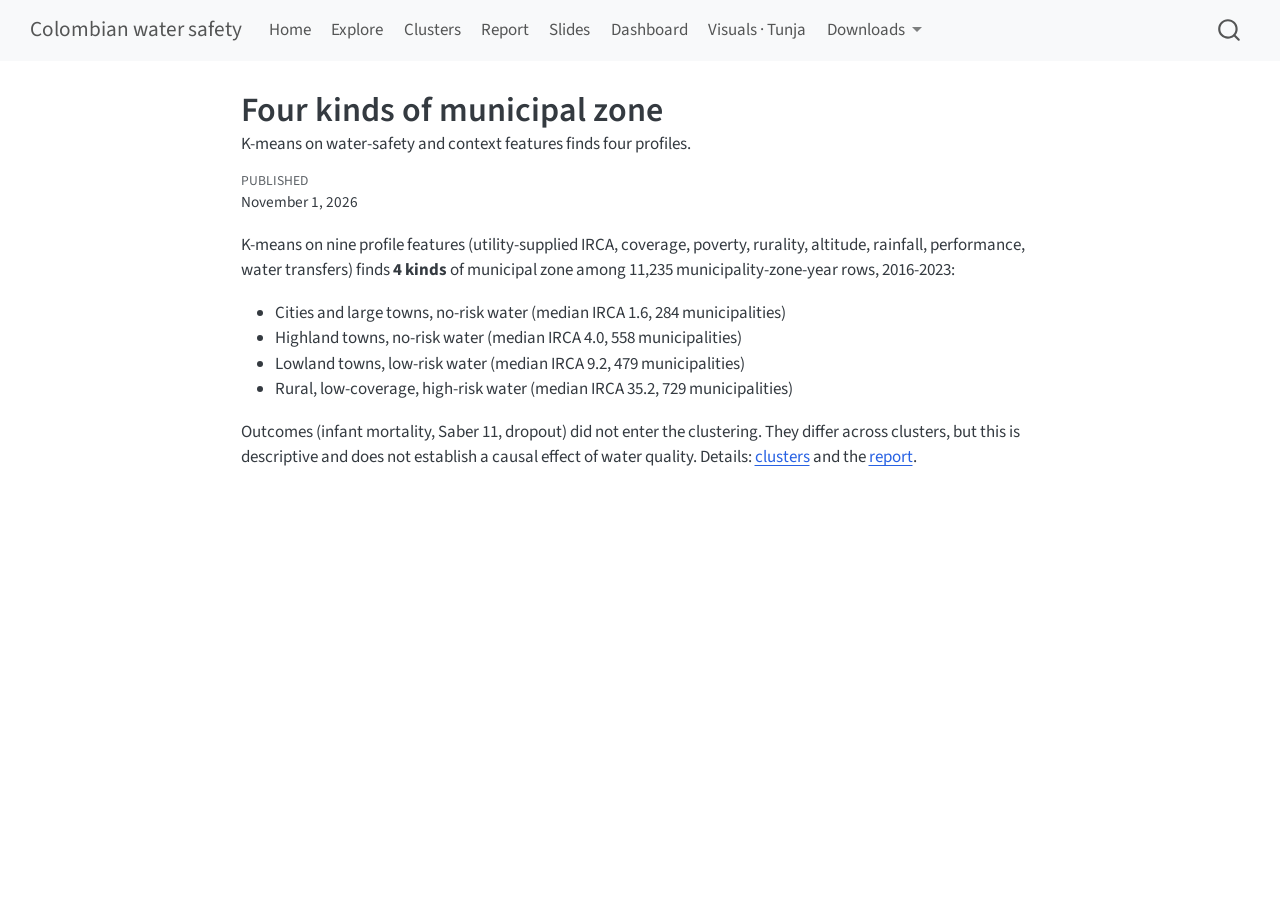
<file: posts/four-kinds.html>
<!DOCTYPE html>
<html xmlns="http://www.w3.org/1999/xhtml" lang="en" xml:lang="en"><head>

<meta charset="utf-8">
<meta name="generator" content="quarto-1.10.20">

<meta name="viewport" content="width=device-width, initial-scale=1.0, user-scalable=yes">

<meta name="dcterms.date" content="2026-11-01">
<meta name="description" content="K-means on water-safety and context features finds four profiles.">

<title>Four kinds of municipal zone – Colombian water safety</title>
<style>
/* Default styles provided by pandoc.
** See https://pandoc.org/MANUAL.html#variables-for-html for config info.
*/
span.smallcaps{font-variant: small-caps;}
div.columns{display: flex; gap: 1.5em;}
div.column{flex: auto;}
@media screen {
div.columns{gap: min(4vw, 1.5em);}
div.column{overflow-x: auto;}
}
div.hanging-indent{margin-left: 1.5em; text-indent: -1.5em;}
ul.task-list{list-style: none;}
ul.task-list li input[type="checkbox"] {
  width: 0.8em;
  margin: 0 0.8em 0.2em -1em; /* quarto-specific, see https://github.com/quarto-dev/quarto-cli/issues/4556 */ 
  vertical-align: middle;
}
</style>


<script src="../site_libs/quarto-nav/quarto-nav.js"></script>
<script src="../site_libs/quarto-nav/headroom.min.js"></script>
<script src="../site_libs/clipboard/clipboard.min.js"></script>
<script src="../site_libs/quarto-search/autocomplete.umd.js"></script>
<script src="../site_libs/quarto-search/fuse.min.js"></script>
<script src="../site_libs/quarto-search/quarto-search.js"></script>
<meta name="quarto:offset" content="../">
<script src="../site_libs/quarto-html/quarto.js" type="module"></script>
<script src="../site_libs/quarto-html/tabsets/tabsets.js" type="module"></script>
<script src="../site_libs/quarto-html/popper.min.js"></script>
<script src="../site_libs/quarto-html/tippy.umd.min.js"></script>
<script src="../site_libs/quarto-html/anchor.min.js"></script>
<link href="../site_libs/quarto-html/tippy.css" rel="stylesheet">
<link href="../site_libs/quarto-html/quarto-syntax-highlighting-17888a1159294d3eb470f19f6f52f5a5.css" rel="stylesheet" id="quarto-text-highlighting-styles">
<script src="../site_libs/bootstrap/bootstrap.min.js"></script>
<link href="../site_libs/bootstrap/bootstrap-icons.css" rel="stylesheet">
<link href="../site_libs/bootstrap/bootstrap-445b8638c3d06994fee0907d791121c4.min.css" rel="stylesheet" append-hash="true" id="quarto-bootstrap" data-mode="light">
<script id="quarto-search-options" type="application/json">{
  "location": "navbar",
  "copy-button": false,
  "collapse-after": 3,
  "panel-placement": "end",
  "type": "overlay",
  "limit": 50,
  "keyboard-shortcut": [
    "f",
    "/",
    "s"
  ],
  "show-item-context": false,
  "language": {
    "search-no-results-text": "No results",
    "search-matching-documents-text": "matching documents",
    "search-copy-link-title": "Copy link to search",
    "search-hide-matches-text": "Hide additional matches",
    "search-more-match-text": "more match in this document",
    "search-more-matches-text": "more matches in this document",
    "search-clear-button-title": "Clear",
    "search-text-placeholder": "",
    "search-detached-cancel-button-title": "Cancel",
    "search-submit-button-title": "Submit",
    "search-label": "Search"
  }
}</script>


</head>

<body class="nav-fixed fullcontent quarto-light">

<div id="quarto-search-results"></div>
  <header id="quarto-header" class="headroom fixed-top">
    <nav class="navbar navbar-expand-lg " data-bs-theme="dark">
      <div class="navbar-container container-fluid">
      <div class="navbar-brand-container mx-auto">
    <a class="navbar-brand" href="../index.html">
    <span class="navbar-title">Colombian water safety</span>
    </a>
  </div>
            <div id="quarto-search" class="" title="Search"></div>
          <button class="navbar-toggler" type="button" data-bs-toggle="collapse" data-bs-target="#navbarCollapse" aria-controls="navbarCollapse" role="menu" aria-expanded="false" aria-label="Toggle navigation" onclick="if (window.quartoToggleHeadroom) { window.quartoToggleHeadroom(); }">
  <span class="navbar-toggler-icon"></span>
</button>
          <div class="collapse navbar-collapse" id="navbarCollapse">
            <ul class="navbar-nav navbar-nav-scroll me-auto">
  <li class="nav-item">
    <a class="nav-link" href="../index.html"> 
<span class="menu-text">Home</span></a>
  </li>  
  <li class="nav-item">
    <a class="nav-link" href="../explore.html"> 
<span class="menu-text">Explore</span></a>
  </li>  
  <li class="nav-item">
    <a class="nav-link" href="../clusters.html"> 
<span class="menu-text">Clusters</span></a>
  </li>  
  <li class="nav-item">
    <a class="nav-link" href="../report.html"> 
<span class="menu-text">Report</span></a>
  </li>  
  <li class="nav-item">
    <a class="nav-link" href="../slides.html"> 
<span class="menu-text">Slides</span></a>
  </li>  
  <li class="nav-item">
    <a class="nav-link" href="../dashboard.html"> 
<span class="menu-text">Dashboard</span></a>
  </li>  
  <li class="nav-item">
    <a class="nav-link" href="../visuals.html"> 
<span class="menu-text">Visuals · Tunja</span></a>
  </li>  
  <li class="nav-item dropdown ">
    <a class="nav-link dropdown-toggle" href="#" id="nav-menu-downloads" role="link" data-bs-toggle="dropdown" aria-expanded="false">
 <span class="menu-text">Downloads</span>
    </a>
    <ul class="dropdown-menu" aria-labelledby="nav-menu-downloads">    
        <li>
    <a class="dropdown-item" href="../report.docx">
 <span class="dropdown-text">Report (Word)</span></a>
  </li>  
        <li>
    <a class="dropdown-item" href="../report.pdf">
 <span class="dropdown-text">Report (PDF)</span></a>
  </li>  
        <li>
    <a class="dropdown-item" href="../report.epub">
 <span class="dropdown-text">Report (ePub)</span></a>
  </li>  
        <li>
    <a class="dropdown-item" href="../slides.pptx">
 <span class="dropdown-text">Slides (PowerPoint)</span></a>
  </li>  
        <li>
    <a class="dropdown-item" href="../whitepaper.pdf">
 <span class="dropdown-text">White paper (PDF)</span></a>
  </li>  
    </ul>
  </li>
</ul>
          </div> <!-- /navcollapse -->
            <div class="quarto-navbar-tools">
</div>
      </div> <!-- /container-fluid -->
    </nav>
</header>
<!-- content -->
<div id="quarto-content" class="quarto-container page-columns page-rows-contents page-layout-article page-navbar">
<!-- sidebar -->
<!-- margin-sidebar -->
    
<!-- main -->
<main class="content" id="quarto-document-content">

<header id="title-block-header" class="quarto-title-block default">
<div class="quarto-title">
<h1 class="title">Four kinds of municipal zone</h1>
</div>

<div>
  <div class="description">
    K-means on water-safety and context features finds four profiles.
  </div>
</div>


<div class="quarto-title-meta">

    
    <div>
    <div class="quarto-title-meta-heading">Published</div>
    <div class="quarto-title-meta-contents">
      <p class="date">November 1, 2026</p>
    </div>
  </div>
  
    
  </div>
  


</header>


<p>K-means on nine profile features (utility-supplied IRCA, coverage, poverty, rurality, altitude, rainfall, performance, water transfers) finds <strong>4 kinds</strong> of municipal zone among 11,235 municipality-zone-year rows, 2016-2023:</p>
<div id="971ee014" class="cell" data-execution_count="2">
<div class="cell-output cell-output-display cell-output-markdown" data-execution_count="2">
<ul>
<li>Cities and large towns, no-risk water (median IRCA 1.6, 284 municipalities)</li>
<li>Highland towns, no-risk water (median IRCA 4.0, 558 municipalities)</li>
<li>Lowland towns, low-risk water (median IRCA 9.2, 479 municipalities)</li>
<li>Rural, low-coverage, high-risk water (median IRCA 35.2, 729 municipalities)</li>
</ul>
</div>
</div>
<p>Outcomes (infant mortality, Saber 11, dropout) did not enter the clustering. They differ across clusters, but this is descriptive and does not establish a causal effect of water quality. Details: <a href="../clusters.html">clusters</a> and the <a href="../report.html">report</a>.</p>



</main> <!-- /main -->
<script id="quarto-html-after-body" type="application/javascript">
  window.document.addEventListener("DOMContentLoaded", function (event) {
    const icon = "";
    const anchorJS = new window.AnchorJS();
    anchorJS.options = {
      placement: 'right',
      icon: icon
    };
    anchorJS.add('.anchored');
    const isCodeAnnotation = (el) => {
      for (const clz of el.classList) {
        if (clz.startsWith('code-annotation-')) {                     
          return true;
        }
      }
      return false;
    }
    const onCopySuccess = function(e) {
      // button target
      const button = e.trigger;
      // don't keep focus
      button.blur();
      // flash "checked"
      button.classList.add('code-copy-button-checked');
      var currentTitle = button.getAttribute("title");
      button.setAttribute("title", "Copied!");
      let tooltip;
      if (window.bootstrap) {
        button.setAttribute("data-bs-toggle", "tooltip");
        button.setAttribute("data-bs-placement", "left");
        button.setAttribute("data-bs-title", "Copied!");
        tooltip = new bootstrap.Tooltip(button, 
          { trigger: "manual", 
            customClass: "code-copy-button-tooltip",
            offset: [0, -8]});
        tooltip.show();    
      }
      setTimeout(function() {
        if (tooltip) {
          tooltip.hide();
          button.removeAttribute("data-bs-title");
          button.removeAttribute("data-bs-toggle");
          button.removeAttribute("data-bs-placement");
        }
        button.setAttribute("title", currentTitle);
        button.classList.remove('code-copy-button-checked');
      }, 1000);
      // clear code selection
      e.clearSelection();
    }
    const getTextToCopy = function(trigger) {
      const outerScaffold = trigger.parentElement.cloneNode(true);
      const codeEl = outerScaffold.querySelector('code');
      for (const childEl of codeEl.children) {
        if (isCodeAnnotation(childEl)) {
          childEl.remove();
        }
      }
      return codeEl.innerText;
    }
    const clipboard = new window.ClipboardJS('.code-copy-button:not([data-in-quarto-modal])', {
      text: getTextToCopy
    });
    clipboard.on('success', onCopySuccess);
    if (window.document.getElementById('quarto-embedded-source-code-modal')) {
      const clipboardModal = new window.ClipboardJS('.code-copy-button[data-in-quarto-modal]', {
        text: getTextToCopy,
        container: window.document.getElementById('quarto-embedded-source-code-modal')
      });
      clipboardModal.on('success', onCopySuccess);
    }
      var localhostRegex = new RegExp(/^(?:http|https):\/\/localhost\:?[0-9]*\//);
      var mailtoRegex = new RegExp(/^mailto:/);
        var filterRegex = new RegExp('/' + window.location.host + '/');
      var isInternal = (href) => {
          return filterRegex.test(href) || localhostRegex.test(href) || mailtoRegex.test(href);
      }
      // Inspect non-navigation links and adorn them if external
     var links = window.document.querySelectorAll('a[href]:not(.nav-link):not(.navbar-brand):not(.toc-action):not(.sidebar-link):not(.sidebar-item-toggle):not(.pagination-link):not(.no-external):not([aria-hidden]):not(.dropdown-item):not(.quarto-navigation-tool):not(.about-link)');
      for (var i=0; i<links.length; i++) {
        const link = links[i];
        if (!isInternal(link.href)) {
          // undo the damage that might have been done by quarto-nav.js in the case of
          // links that we want to consider external
          if (link.dataset.originalHref !== undefined) {
            link.href = link.dataset.originalHref;
          }
        }
      }
    function tippyHover(el, contentFn, onTriggerFn, onUntriggerFn) {
      const config = {
        allowHTML: true,
        maxWidth: 500,
        delay: 100,
        arrow: false,
        appendTo: function(el) {
            return el.parentElement;
        },
        interactive: true,
        interactiveBorder: 10,
        theme: 'quarto',
        placement: 'bottom-start',
      };
      if (contentFn) {
        config.content = contentFn;
      }
      if (onTriggerFn) {
        config.onTrigger = onTriggerFn;
      }
      if (onUntriggerFn) {
        config.onUntrigger = onUntriggerFn;
      }
      window.tippy(el, config); 
    }
    const noterefs = window.document.querySelectorAll('a[role="doc-noteref"]');
    for (var i=0; i<noterefs.length; i++) {
      const ref = noterefs[i];
      tippyHover(ref, function() {
        // use id or data attribute instead here
        let href = ref.getAttribute('data-footnote-href') || ref.getAttribute('href');
        try { href = new URL(href).hash; } catch {}
        const id = href.replace(/^#\/?/, "");
        const note = window.document.getElementById(id);
        if (note) {
          return note.innerHTML;
        } else {
          return "";
        }
      });
    }
    const xrefs = window.document.querySelectorAll('a.quarto-xref');
    const processXRef = (id, note) => {
      // Strip column container classes
      const stripColumnClz = (el) => {
        el.classList.remove("page-full", "page-columns");
        if (el.children) {
          for (const child of el.children) {
            stripColumnClz(child);
          }
        }
      }
      stripColumnClz(note)
      if (id === null || id.startsWith('sec-')) {
        // Special case sections, only their first couple elements
        const container = document.createElement("div");
        if (note.children && note.children.length > 2) {
          container.appendChild(note.children[0].cloneNode(true));
          for (let i = 1; i < note.children.length; i++) {
            const child = note.children[i];
            if (child.tagName === "P" && child.innerText === "") {
              continue;
            } else {
              container.appendChild(child.cloneNode(true));
              break;
            }
          }
          if (window.Quarto?.typesetMath) {
            window.Quarto.typesetMath(container);
          }
          return container.innerHTML
        } else {
          if (window.Quarto?.typesetMath) {
            window.Quarto.typesetMath(note);
          }
          return note.innerHTML;
        }
      } else {
        // Remove any anchor links if they are present
        const anchorLink = note.querySelector('a.anchorjs-link');
        if (anchorLink) {
          anchorLink.remove();
        }
        if (window.Quarto?.typesetMath) {
          window.Quarto.typesetMath(note);
        }
        if (note.classList.contains("callout")) {
          return note.outerHTML;
        } else {
          return note.innerHTML;
        }
      }
    }
    for (var i=0; i<xrefs.length; i++) {
      const xref = xrefs[i];
      tippyHover(xref, undefined, function(instance) {
        instance.disable();
        let url = xref.getAttribute('href');
        let hash = undefined; 
        if (url.startsWith('#')) {
          hash = url;
        } else {
          try { hash = new URL(url).hash; } catch {}
        }
        if (hash) {
          const id = hash.replace(/^#\/?/, "");
          const note = window.document.getElementById(id);
          if (note !== null) {
            try {
              const html = processXRef(id, note.cloneNode(true));
              instance.setContent(html);
            } finally {
              instance.enable();
              instance.show();
            }
          } else {
            // See if we can fetch this
            fetch(url.split('#')[0])
            .then(res => res.text())
            .then(html => {
              const parser = new DOMParser();
              const htmlDoc = parser.parseFromString(html, "text/html");
              const note = htmlDoc.getElementById(id);
              if (note !== null) {
                const html = processXRef(id, note);
                instance.setContent(html);
              } 
            }).finally(() => {
              instance.enable();
              instance.show();
            });
          }
        } else {
          // See if we can fetch a full url (with no hash to target)
          // This is a special case and we should probably do some content thinning / targeting
          fetch(url)
          .then(res => res.text())
          .then(html => {
            const parser = new DOMParser();
            const htmlDoc = parser.parseFromString(html, "text/html");
            const note = htmlDoc.querySelector('main.content');
            if (note !== null) {
              // This should only happen for chapter cross references
              // (since there is no id in the URL)
              // remove the first header
              if (note.children.length > 0 && note.children[0].tagName === "HEADER") {
                note.children[0].remove();
              }
              const html = processXRef(null, note);
              instance.setContent(html);
            } 
          }).finally(() => {
            instance.enable();
            instance.show();
          });
        }
      }, function(instance) {
      });
    }
        let selectedAnnoteEl;
        const selectorForAnnotation = ( cell, annotation) => {
          let cellAttr = 'data-code-cell="' + cell + '"';
          let lineAttr = 'data-code-annotation="' +  annotation + '"';
          const selector = 'span[' + cellAttr + '][' + lineAttr + ']';
          return selector;
        }
        const selectCodeLines = (annoteEl) => {
          const doc = window.document;
          const targetCell = annoteEl.getAttribute("data-target-cell");
          const targetAnnotation = annoteEl.getAttribute("data-target-annotation");
          const annoteSpan = window.document.querySelector(selectorForAnnotation(targetCell, targetAnnotation));
          const lines = annoteSpan.getAttribute("data-code-lines").split(",");
          const lineIds = lines.map((line) => {
            return targetCell + "-" + line;
          })
          let top = null;
          let height = null;
          let parent = null;
          if (lineIds.length > 0) {
              //compute the position of the single el (top and bottom and make a div)
              const el = window.document.getElementById(lineIds[0]);
              top = el.offsetTop;
              height = el.offsetHeight;
              parent = el.parentElement.parentElement;
            if (lineIds.length > 1) {
              const lastEl = window.document.getElementById(lineIds[lineIds.length - 1]);
              const bottom = lastEl.offsetTop + lastEl.offsetHeight;
              height = bottom - top;
            }
            if (top !== null && height !== null && parent !== null) {
              // cook up a div (if necessary) and position it 
              let div = window.document.getElementById("code-annotation-line-highlight");
              if (div === null) {
                div = window.document.createElement("div");
                div.setAttribute("id", "code-annotation-line-highlight");
                div.style.position = 'absolute';
                parent.appendChild(div);
              }
              div.style.top = top - 2 + "px";
              div.style.height = height + 4 + "px";
              div.style.left = 0;
              let gutterDiv = window.document.getElementById("code-annotation-line-highlight-gutter");
              if (gutterDiv === null) {
                gutterDiv = window.document.createElement("div");
                gutterDiv.setAttribute("id", "code-annotation-line-highlight-gutter");
                gutterDiv.style.position = 'absolute';
                const codeCell = window.document.getElementById(targetCell);
                const gutter = codeCell.querySelector('.code-annotation-gutter');
                gutter.appendChild(gutterDiv);
              }
              gutterDiv.style.top = top - 2 + "px";
              gutterDiv.style.height = height + 4 + "px";
            }
            selectedAnnoteEl = annoteEl;
          }
        };
        const unselectCodeLines = () => {
          const elementsIds = ["code-annotation-line-highlight", "code-annotation-line-highlight-gutter"];
          elementsIds.forEach((elId) => {
            const div = window.document.getElementById(elId);
            if (div) {
              div.remove();
            }
          });
          selectedAnnoteEl = undefined;
        };
          // Handle positioning of the toggle
      window.addEventListener(
        "resize",
        throttle(() => {
          elRect = undefined;
          if (selectedAnnoteEl) {
            selectCodeLines(selectedAnnoteEl);
          }
        }, 10)
      );
      function throttle(fn, ms) {
      let throttle = false;
      let timer;
        return (...args) => {
          if(!throttle) { // first call gets through
              fn.apply(this, args);
              throttle = true;
          } else { // all the others get throttled
              if(timer) clearTimeout(timer); // cancel #2
              timer = setTimeout(() => {
                fn.apply(this, args);
                timer = throttle = false;
              }, ms);
          }
        };
      }
        // Attach click handler to the DT
        const annoteDls = window.document.querySelectorAll('dt[data-target-cell]');
        for (const annoteDlNode of annoteDls) {
          annoteDlNode.addEventListener('click', (event) => {
            const clickedEl = event.target;
            if (clickedEl !== selectedAnnoteEl) {
              unselectCodeLines();
              const activeEl = window.document.querySelector('dt[data-target-cell].code-annotation-active');
              if (activeEl) {
                activeEl.classList.remove('code-annotation-active');
              }
              selectCodeLines(clickedEl);
              clickedEl.classList.add('code-annotation-active');
            } else {
              // Unselect the line
              unselectCodeLines();
              clickedEl.classList.remove('code-annotation-active');
            }
          });
        }
    const findCites = (el) => {
      const parentEl = el.parentElement;
      if (parentEl) {
        const cites = parentEl.dataset.cites;
        if (cites) {
          return {
            el,
            cites: cites.split(' ')
          };
        } else {
          return findCites(el.parentElement)
        }
      } else {
        return undefined;
      }
    };
    var bibliorefs = window.document.querySelectorAll('a[role="doc-biblioref"]');
    for (var i=0; i<bibliorefs.length; i++) {
      const ref = bibliorefs[i];
      const citeInfo = findCites(ref);
      if (citeInfo) {
        tippyHover(citeInfo.el, function() {
          var popup = window.document.createElement('div');
          citeInfo.cites.forEach(function(cite) {
            var citeDiv = window.document.createElement('div');
            citeDiv.classList.add('hanging-indent');
            citeDiv.classList.add('csl-entry');
            var biblioDiv = window.document.getElementById('ref-' + cite);
            if (biblioDiv) {
              citeDiv.innerHTML = biblioDiv.innerHTML;
            }
            popup.appendChild(citeDiv);
          });
          return popup.innerHTML;
        });
      }
    }
  });
  </script>
</div> <!-- /content -->




</body></html>
</file>
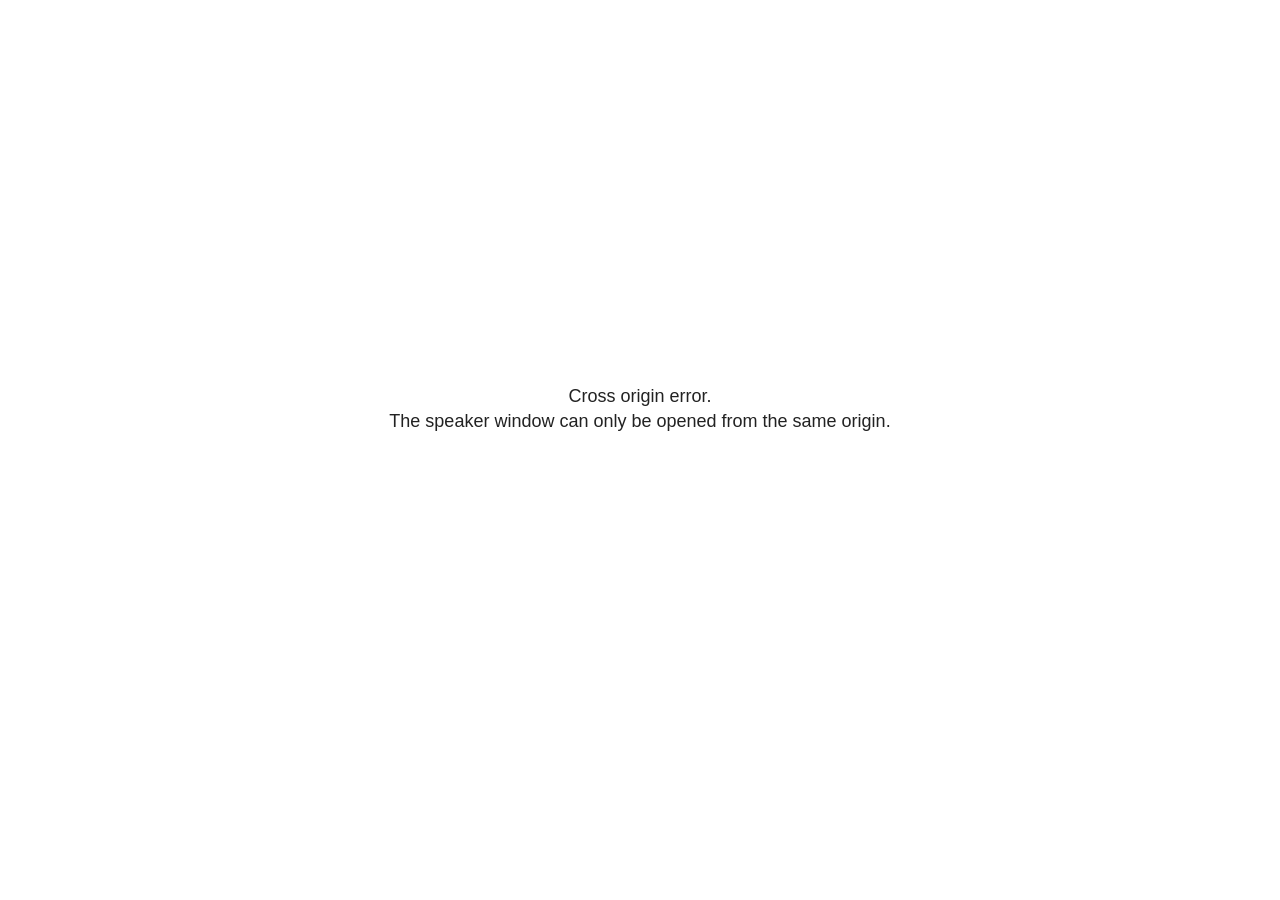
<file: site_libs/revealjs/plugin/notes/speaker-view.html>
<!--
	NOTE: You need to build the notes plugin after making changes to this file.
-->
<html lang="en">
	<head>
		<meta charset="utf-8">

		<title>reveal.js - Speaker View</title>

		<style>
			body {
				font-family: Helvetica;
				font-size: 18px;
			}

			#current-slide,
			#upcoming-slide,
			#speaker-controls {
				padding: 6px;
				box-sizing: border-box;
				-moz-box-sizing: border-box;
			}

			#current-slide iframe,
			#upcoming-slide iframe {
				width: 100%;
				height: 100%;
				border: 1px solid #ddd;
			}

			#current-slide .label,
			#upcoming-slide .label {
				position: absolute;
				top: 10px;
				left: 10px;
				z-index: 2;
			}

			#connection-status {
				position: absolute;
				top: 0;
				left: 0;
				width: 100%;
				height: 100%;
				z-index: 20;
				padding: 30% 20% 20% 20%;
				font-size: 18px;
				color: #222;
				background: #fff;
				text-align: center;
				box-sizing: border-box;
				line-height: 1.4;
			}

			.overlay-element {
				height: 34px;
				line-height: 34px;
				padding: 0 10px;
				text-shadow: none;
				background: rgba( 220, 220, 220, 0.8 );
				color: #222;
				font-size: 14px;
			}

			.overlay-element.interactive:hover {
				background: rgba( 220, 220, 220, 1 );
			}

			#current-slide {
				position: absolute;
				width: 60%;
				height: 100%;
				top: 0;
				left: 0;
				padding-right: 0;
			}

			#upcoming-slide {
				position: absolute;
				width: 40%;
				height: 40%;
				right: 0;
				top: 0;
			}

			/* Speaker controls */
			#speaker-controls {
				position: absolute;
				top: 40%;
				right: 0;
				width: 40%;
				height: 60%;
				overflow: auto;
				font-size: 18px;
			}

				.speaker-controls-time.hidden,
				.speaker-controls-notes.hidden {
					display: none;
				}

				.speaker-controls-time .label,
				.speaker-controls-pace .label,
				.speaker-controls-notes .label {
					text-transform: uppercase;
					font-weight: normal;
					font-size: 0.66em;
					color: #666;
					margin: 0;
				}

				.speaker-controls-time, .speaker-controls-pace {
					border-bottom: 1px solid rgba( 200, 200, 200, 0.5 );
					margin-bottom: 10px;
					padding: 10px 16px;
					padding-bottom: 20px;
					cursor: pointer;
				}

				.speaker-controls-time .reset-button {
					opacity: 0;
					float: right;
					color: #666;
					text-decoration: none;
				}
				.speaker-controls-time:hover .reset-button {
					opacity: 1;
				}

				.speaker-controls-time .timer,
				.speaker-controls-time .clock {
					width: 50%;
				}

				.speaker-controls-time .timer,
				.speaker-controls-time .clock,
				.speaker-controls-time .pacing .hours-value,
				.speaker-controls-time .pacing .minutes-value,
				.speaker-controls-time .pacing .seconds-value {
					font-size: 1.9em;
				}

				.speaker-controls-time .timer {
					float: left;
				}

				.speaker-controls-time .clock {
					float: right;
					text-align: right;
				}

				.speaker-controls-time span.mute {
					opacity: 0.3;
				}

				.speaker-controls-time .pacing-title {
					margin-top: 5px;
				}

				.speaker-controls-time .pacing.ahead {
					color: blue;
				}

				.speaker-controls-time .pacing.on-track {
					color: green;
				}

				.speaker-controls-time .pacing.behind {
					color: red;
				}

				.speaker-controls-notes {
					padding: 10px 16px;
				}

				.speaker-controls-notes .value {
					margin-top: 5px;
					line-height: 1.4;
					font-size: 1.2em;
				}

			/* Layout selector */
			#speaker-layout {
				position: absolute;
				top: 10px;
				right: 10px;
				color: #222;
				z-index: 10;
			}
				#speaker-layout select {
					position: absolute;
					width: 100%;
					height: 100%;
					top: 0;
					left: 0;
					border: 0;
					box-shadow: 0;
					cursor: pointer;
					opacity: 0;

					font-size: 1em;
					background-color: transparent;

					-moz-appearance: none;
					-webkit-appearance: none;
					-webkit-tap-highlight-color: rgba(0, 0, 0, 0);
				}

				#speaker-layout select:focus {
					outline: none;
					box-shadow: none;
				}

			.clear {
				clear: both;
			}

			/* Speaker layout: Wide */
			body[data-speaker-layout="wide"] #current-slide,
			body[data-speaker-layout="wide"] #upcoming-slide {
				width: 50%;
				height: 45%;
				padding: 6px;
			}

			body[data-speaker-layout="wide"] #current-slide {
				top: 0;
				left: 0;
			}

			body[data-speaker-layout="wide"] #upcoming-slide {
				top: 0;
				left: 50%;
			}

			body[data-speaker-layout="wide"] #speaker-controls {
				top: 45%;
				left: 0;
				width: 100%;
				height: 50%;
				font-size: 1.25em;
			}

			/* Speaker layout: Tall */
			body[data-speaker-layout="tall"] #current-slide,
			body[data-speaker-layout="tall"] #upcoming-slide {
				width: 45%;
				height: 50%;
				padding: 6px;
			}

			body[data-speaker-layout="tall"] #current-slide {
				top: 0;
				left: 0;
			}

			body[data-speaker-layout="tall"] #upcoming-slide {
				top: 50%;
				left: 0;
			}

			body[data-speaker-layout="tall"] #speaker-controls {
				padding-top: 40px;
				top: 0;
				left: 45%;
				width: 55%;
				height: 100%;
				font-size: 1.25em;
			}

			/* Speaker layout: Notes only */
			body[data-speaker-layout="notes-only"] #current-slide,
			body[data-speaker-layout="notes-only"] #upcoming-slide {
				display: none;
			}

			body[data-speaker-layout="notes-only"] #speaker-controls {
				padding-top: 40px;
				top: 0;
				left: 0;
				width: 100%;
				height: 100%;
				font-size: 1.25em;
			}

			@media screen and (max-width: 1080px) {
				body[data-speaker-layout="default"] #speaker-controls {
					font-size: 16px;
				}
			}

			@media screen and (max-width: 900px) {
				body[data-speaker-layout="default"] #speaker-controls {
					font-size: 14px;
				}
			}

			@media screen and (max-width: 800px) {
				body[data-speaker-layout="default"] #speaker-controls {
					font-size: 12px;
				}
			}

		</style>
	</head>

	<body>

		<div id="connection-status">Loading speaker view...</div>

		<div id="current-slide"></div>
		<div id="upcoming-slide"><span class="overlay-element label">Upcoming</span></div>
		<div id="speaker-controls">
			<div class="speaker-controls-time">
				<h4 class="label">Time <span class="reset-button">Click to Reset</span></h4>
				<div class="clock">
					<span class="clock-value">0:00 AM</span>
				</div>
				<div class="timer">
					<span class="hours-value">00</span><span class="minutes-value">:00</span><span class="seconds-value">:00</span>
				</div>
				<div class="clear"></div>

				<h4 class="label pacing-title" style="display: none">Pacing – Time to finish current slide</h4>
				<div class="pacing" style="display: none">
					<span class="hours-value">00</span><span class="minutes-value">:00</span><span class="seconds-value">:00</span>
				</div>
			</div>

			<div class="speaker-controls-notes hidden">
				<h4 class="label">Notes</h4>
				<div class="value"></div>
			</div>
		</div>
		<div id="speaker-layout" class="overlay-element interactive">
			<span class="speaker-layout-label"></span>
			<select class="speaker-layout-dropdown"></select>
		</div>

		<script>

			(function() {

				var notes,
					notesValue,
					currentState,
					currentSlide,
					upcomingSlide,
					layoutLabel,
					layoutDropdown,
					pendingCalls = {},
					lastRevealApiCallId = 0,
					connected = false

				var connectionStatus = document.querySelector( '#connection-status' );

				var SPEAKER_LAYOUTS = {
					'default': 'Default',
					'wide': 'Wide',
					'tall': 'Tall',
					'notes-only': 'Notes only'
				};

				setupLayout();

				let openerOrigin;

				try {
					openerOrigin = window.opener.location.origin;
				}
				catch ( error ) { console.warn( error ) }

				// In order to prevent XSS, the speaker view will only run if its
				// opener has the same origin as itself
				if( window.location.origin !== openerOrigin ) {
					connectionStatus.innerHTML = 'Cross origin error.<br>The speaker window can only be opened from the same origin.';
					return;
				}

				var connectionTimeout = setTimeout( function() {
					connectionStatus.innerHTML = 'Error connecting to main window.<br>Please try closing and reopening the speaker view.';
				}, 5000 );

				window.addEventListener( 'message', function( event ) {

					// Validate the origin of all messages to avoid parsing messages
					// that aren't meant for us. Ignore when running off file:// so
					// that the speaker view continues to work without a web server.
					if( window.location.origin !== event.origin && window.location.origin !== 'file://' ) {
						return
					}

					clearTimeout( connectionTimeout );
					connectionStatus.style.display = 'none';

					var data = JSON.parse( event.data );

					// The overview mode is only useful to the reveal.js instance
					// where navigation occurs so we don't sync it
					if( data.state ) delete data.state.overview;

					// Messages sent by the notes plugin inside of the main window
					if( data && data.namespace === 'reveal-notes' ) {
						if( data.type === 'connect' ) {
							handleConnectMessage( data );
						}
						else if( data.type === 'state' ) {
							handleStateMessage( data );
						}
						else if( data.type === 'return' ) {
							pendingCalls[data.callId](data.result);
							delete pendingCalls[data.callId];
						}
					}
					// Messages sent by the reveal.js inside of the current slide preview
					else if( data && data.namespace === 'reveal' ) {
						if( /ready/.test( data.eventName ) ) {
							// Send a message back to notify that the handshake is complete
							window.opener.postMessage( JSON.stringify({ namespace: 'reveal-notes', type: 'connected'} ), '*' );
						}
						else if( /slidechanged|fragmentshown|fragmenthidden|paused|resumed/.test( data.eventName ) && currentState !== JSON.stringify( data.state ) ) {

							dispatchStateToMainWindow( data.state );

						}
					}

				} );

				/**
				 * Updates the presentation in the main window to match the state
				 * of the presentation in the notes window.
				 */
				const dispatchStateToMainWindow = debounce(( state ) => {
					window.opener.postMessage( JSON.stringify({ method: 'setState', args: [ state ]} ), '*' );
				}, 500);

				/**
				 * Asynchronously calls the Reveal.js API of the main frame.
				 */
				function callRevealApi( methodName, methodArguments, callback ) {

					var callId = ++lastRevealApiCallId;
					pendingCalls[callId] = callback;
					window.opener.postMessage( JSON.stringify( {
						namespace: 'reveal-notes',
						type: 'call',
						callId: callId,
						methodName: methodName,
						arguments: methodArguments
					} ), '*' );

				}

				/**
				 * Called when the main window is trying to establish a
				 * connection.
				 */
				function handleConnectMessage( data ) {

					if( connected === false ) {
						connected = true;

						setupIframes( data );
						setupKeyboard();
						setupNotes();
						setupTimer();
						setupHeartbeat();
					}

				}

				/**
				 * Called when the main window sends an updated state.
				 */
				function handleStateMessage( data ) {

					// Store the most recently set state to avoid circular loops
					// applying the same state
					currentState = JSON.stringify( data.state );

					// No need for updating the notes in case of fragment changes
					if ( data.notes ) {
						notes.classList.remove( 'hidden' );
						notesValue.style.whiteSpace = data.whitespace;
						if( data.markdown ) {
							notesValue.innerHTML = marked( data.notes );
						}
						else {
							notesValue.innerHTML = data.notes;
						}
					}
					else {
						notes.classList.add( 'hidden' );
					}

					// Update the note slides
					currentSlide.contentWindow.postMessage( JSON.stringify({ method: 'setState', args: [ data.state ] }), '*' );
					upcomingSlide.contentWindow.postMessage( JSON.stringify({ method: 'setState', args: [ data.state ] }), '*' );
					upcomingSlide.contentWindow.postMessage( JSON.stringify({ method: 'next' }), '*' );

				}

				// Limit to max one state update per X ms
				handleStateMessage = debounce( handleStateMessage, 200 );

				/**
				 * Forward keyboard events to the current slide window.
				 * This enables keyboard events to work even if focus
				 * isn't set on the current slide iframe.
				 *
				 * Block F5 default handling, it reloads and disconnects
				 * the speaker notes window.
				 */
				function setupKeyboard() {

					document.addEventListener( 'keydown', function( event ) {
						if( event.keyCode === 116 || ( event.metaKey && event.keyCode === 82 ) ) {
							event.preventDefault();
							return false;
						}
						currentSlide.contentWindow.postMessage( JSON.stringify({ method: 'triggerKey', args: [ event.keyCode ] }), '*' );
					} );

				}

				/**
				 * Creates the preview iframes.
				 */
				function setupIframes( data ) {

					var params = [
						'receiver',
						'progress=false',
						'history=false',
						'transition=none',
						'autoSlide=0',
						'backgroundTransition=none'
					].join( '&' );

					var urlSeparator = /\?/.test(data.url) ? '&' : '?';
					var hash = '#/' + data.state.indexh + '/' + data.state.indexv;
					var currentURL = data.url + urlSeparator + params + '&scrollActivationWidth=false&postMessageEvents=true' + hash;
					var upcomingURL = data.url + urlSeparator + params + '&scrollActivationWidth=false&controls=false' + hash;

					currentSlide = document.createElement( 'iframe' );
					currentSlide.setAttribute( 'width', 1280 );
					currentSlide.setAttribute( 'height', 1024 );
					currentSlide.setAttribute( 'src', currentURL );
					document.querySelector( '#current-slide' ).appendChild( currentSlide );

					upcomingSlide = document.createElement( 'iframe' );
					upcomingSlide.setAttribute( 'width', 640 );
					upcomingSlide.setAttribute( 'height', 512 );
					upcomingSlide.setAttribute( 'src', upcomingURL );
					document.querySelector( '#upcoming-slide' ).appendChild( upcomingSlide );

				}

				/**
				 * Setup the notes UI.
				 */
				function setupNotes() {

					notes = document.querySelector( '.speaker-controls-notes' );
					notesValue = document.querySelector( '.speaker-controls-notes .value' );

				}

				/**
				 * We send out a heartbeat at all times to ensure we can
				 * reconnect with the main presentation window after reloads.
				 */
				function setupHeartbeat() {

					setInterval( () => {
						window.opener.postMessage( JSON.stringify({ namespace: 'reveal-notes', type: 'heartbeat'} ), '*' );
					}, 1000 );

				}

				function getTimings( callback ) {

					callRevealApi( 'getSlidesAttributes', [], function ( slideAttributes ) {
						callRevealApi( 'getConfig', [], function ( config ) {
							var totalTime = config.totalTime;
							var minTimePerSlide = config.minimumTimePerSlide || 0;
							var defaultTiming = config.defaultTiming;
							if ((defaultTiming == null) && (totalTime == null)) {
								callback(null);
								return;
							}
							// Setting totalTime overrides defaultTiming
							if (totalTime) {
								defaultTiming = 0;
							}
							var timings = [];
							for ( var i in slideAttributes ) {
								var slide = slideAttributes[ i ];
								var timing = defaultTiming;
								if( slide.hasOwnProperty( 'data-timing' )) {
									var t = slide[ 'data-timing' ];
									timing = parseInt(t);
									if( isNaN(timing) ) {
										console.warn("Could not parse timing '" + t + "' of slide " + i + "; using default of " + defaultTiming);
										timing = defaultTiming;
									}
								}
								timings.push(timing);
							}
							if ( totalTime ) {
								// After we've allocated time to individual slides, we summarize it and
								// subtract it from the total time
								var remainingTime = totalTime - timings.reduce( function(a, b) { return a + b; }, 0 );
								// The remaining time is divided by the number of slides that have 0 seconds
								// allocated at the moment, giving the average time-per-slide on the remaining slides
								var remainingSlides = (timings.filter( function(x) { return x == 0 }) ).length
								var timePerSlide = Math.round( remainingTime / remainingSlides, 0 )
								// And now we replace every zero-value timing with that average
								timings = timings.map( function(x) { return (x==0 ? timePerSlide : x) } );
							}
							var slidesUnderMinimum = timings.filter( function(x) { return (x < minTimePerSlide) } ).length
							if ( slidesUnderMinimum ) {
								message = "The pacing time for " + slidesUnderMinimum + " slide(s) is under the configured minimum of " + minTimePerSlide + " seconds. Check the data-timing attribute on individual slides, or consider increasing the totalTime or minimumTimePerSlide configuration options (or removing some slides).";
								alert(message);
							}
							callback( timings );
						} );
					} );

				}

				/**
				 * Return the number of seconds allocated for presenting
				 * all slides up to and including this one.
				 */
				function getTimeAllocated( timings, callback ) {

					callRevealApi( 'getSlidePastCount', [], function ( currentSlide ) {
						var allocated = 0;
						for (var i in timings.slice(0, currentSlide + 1)) {
							allocated += timings[i];
						}
						callback( allocated );
					} );

				}

				/**
				 * Create the timer and clock and start updating them
				 * at an interval.
				 */
				function setupTimer() {

					var start = new Date(),
					timeEl = document.querySelector( '.speaker-controls-time' ),
					clockEl = timeEl.querySelector( '.clock-value' ),
					hoursEl = timeEl.querySelector( '.hours-value' ),
					minutesEl = timeEl.querySelector( '.minutes-value' ),
					secondsEl = timeEl.querySelector( '.seconds-value' ),
					pacingTitleEl = timeEl.querySelector( '.pacing-title' ),
					pacingEl = timeEl.querySelector( '.pacing' ),
					pacingHoursEl = pacingEl.querySelector( '.hours-value' ),
					pacingMinutesEl = pacingEl.querySelector( '.minutes-value' ),
					pacingSecondsEl = pacingEl.querySelector( '.seconds-value' );

					var timings = null;
					getTimings( function ( _timings ) {

						timings = _timings;
						if (_timings !== null) {
							pacingTitleEl.style.removeProperty('display');
							pacingEl.style.removeProperty('display');
						}

						// Update once directly
						_updateTimer();

						// Then update every second
						setInterval( _updateTimer, 1000 );

					} );


					function _resetTimer() {

						if (timings == null) {
							start = new Date();
							_updateTimer();
						}
						else {
							// Reset timer to beginning of current slide
							getTimeAllocated( timings, function ( slideEndTimingSeconds ) {
								var slideEndTiming = slideEndTimingSeconds * 1000;
								callRevealApi( 'getSlidePastCount', [], function ( currentSlide ) {
									var currentSlideTiming = timings[currentSlide] * 1000;
									var previousSlidesTiming = slideEndTiming - currentSlideTiming;
									var now = new Date();
									start = new Date(now.getTime() - previousSlidesTiming);
									_updateTimer();
								} );
							} );
						}

					}

					timeEl.addEventListener( 'click', function() {
						_resetTimer();
						return false;
					} );

					function _displayTime( hrEl, minEl, secEl, time) {

						var sign = Math.sign(time) == -1 ? "-" : "";
						time = Math.abs(Math.round(time / 1000));
						var seconds = time % 60;
						var minutes = Math.floor( time / 60 ) % 60 ;
						var hours = Math.floor( time / ( 60 * 60 )) ;
						hrEl.innerHTML = sign + zeroPadInteger( hours );
						if (hours == 0) {
							hrEl.classList.add( 'mute' );
						}
						else {
							hrEl.classList.remove( 'mute' );
						}
						minEl.innerHTML = ':' + zeroPadInteger( minutes );
						if (hours == 0 && minutes == 0) {
							minEl.classList.add( 'mute' );
						}
						else {
							minEl.classList.remove( 'mute' );
						}
						secEl.innerHTML = ':' + zeroPadInteger( seconds );
					}

					function _updateTimer() {

						var diff, hours, minutes, seconds,
						now = new Date();

						diff = now.getTime() - start.getTime();

						clockEl.innerHTML = now.toLocaleTimeString( 'en-US', { hour12: true, hour: '2-digit', minute:'2-digit' } );
						_displayTime( hoursEl, minutesEl, secondsEl, diff );
						if (timings !== null) {
							_updatePacing(diff);
						}

					}

					function _updatePacing(diff) {

						getTimeAllocated( timings, function ( slideEndTimingSeconds ) {
							var slideEndTiming = slideEndTimingSeconds * 1000;

							callRevealApi( 'getSlidePastCount', [], function ( currentSlide ) {
								var currentSlideTiming = timings[currentSlide] * 1000;
								var timeLeftCurrentSlide = slideEndTiming - diff;
								if (timeLeftCurrentSlide < 0) {
									pacingEl.className = 'pacing behind';
								}
								else if (timeLeftCurrentSlide < currentSlideTiming) {
									pacingEl.className = 'pacing on-track';
								}
								else {
									pacingEl.className = 'pacing ahead';
								}
								_displayTime( pacingHoursEl, pacingMinutesEl, pacingSecondsEl, timeLeftCurrentSlide );
							} );
						} );
					}

				}

				/**
				 * Sets up the speaker view layout and layout selector.
				 */
				function setupLayout() {

					layoutDropdown = document.querySelector( '.speaker-layout-dropdown' );
					layoutLabel = document.querySelector( '.speaker-layout-label' );

					// Render the list of available layouts
					for( var id in SPEAKER_LAYOUTS ) {
						var option = document.createElement( 'option' );
						option.setAttribute( 'value', id );
						option.textContent = SPEAKER_LAYOUTS[ id ];
						layoutDropdown.appendChild( option );
					}

					// Monitor the dropdown for changes
					layoutDropdown.addEventListener( 'change', function( event ) {

						setLayout( layoutDropdown.value );

					}, false );

					// Restore any currently persisted layout
					setLayout( getLayout() );

				}

				/**
				 * Sets a new speaker view layout. The layout is persisted
				 * in local storage.
				 */
				function setLayout( value ) {

					var title = SPEAKER_LAYOUTS[ value ];

					layoutLabel.innerHTML = 'Layout' + ( title ? ( ': ' + title ) : '' );
					layoutDropdown.value = value;

					document.body.setAttribute( 'data-speaker-layout', value );

					// Persist locally
					if( supportsLocalStorage() ) {
						window.localStorage.setItem( 'reveal-speaker-layout', value );
					}

				}

				/**
				 * Returns the ID of the most recently set speaker layout
				 * or our default layout if none has been set.
				 */
				function getLayout() {

					if( supportsLocalStorage() ) {
						var layout = window.localStorage.getItem( 'reveal-speaker-layout' );
						if( layout ) {
							return layout;
						}
					}

					// Default to the first record in the layouts hash
					for( var id in SPEAKER_LAYOUTS ) {
						return id;
					}

				}

				function supportsLocalStorage() {

					try {
						localStorage.setItem('test', 'test');
						localStorage.removeItem('test');
						return true;
					}
					catch( e ) {
						return false;
					}

				}

				function zeroPadInteger( num ) {

					var str = '00' + parseInt( num );
					return str.substring( str.length - 2 );

				}

				/**
				 * Limits the frequency at which a function can be called.
				 */
				function debounce( fn, ms ) {

					var lastTime = 0,
						timeout;

					return function() {

						var args = arguments;
						var context = this;

						clearTimeout( timeout );

						var timeSinceLastCall = Date.now() - lastTime;
						if( timeSinceLastCall > ms ) {
							fn.apply( context, args );
							lastTime = Date.now();
						}
						else {
							timeout = setTimeout( function() {
								fn.apply( context, args );
								lastTime = Date.now();
							}, ms - timeSinceLastCall );
						}

					}

				}

			})();

		</script>
	</body>
</html>
</file>
<file: site_libs/quarto-html/tippy.css>
.tippy-box[data-animation=fade][data-state=hidden]{opacity:0}[data-tippy-root]{max-width:calc(100vw - 10px)}.tippy-box{position:relative;background-color:#333;color:#fff;border-radius:4px;font-size:14px;line-height:1.4;white-space:normal;outline:0;transition-property:transform,visibility,opacity}.tippy-box[data-placement^=top]>.tippy-arrow{bottom:0}.tippy-box[data-placement^=top]>.tippy-arrow:before{bottom:-7px;left:0;border-width:8px 8px 0;border-top-color:initial;transform-origin:center top}.tippy-box[data-placement^=bottom]>.tippy-arrow{top:0}.tippy-box[data-placement^=bottom]>.tippy-arrow:before{top:-7px;left:0;border-width:0 8px 8px;border-bottom-color:initial;transform-origin:center bottom}.tippy-box[data-placement^=left]>.tippy-arrow{right:0}.tippy-box[data-placement^=left]>.tippy-arrow:before{border-width:8px 0 8px 8px;border-left-color:initial;right:-7px;transform-origin:center left}.tippy-box[data-placement^=right]>.tippy-arrow{left:0}.tippy-box[data-placement^=right]>.tippy-arrow:before{left:-7px;border-width:8px 8px 8px 0;border-right-color:initial;transform-origin:center right}.tippy-box[data-inertia][data-state=visible]{transition-timing-function:cubic-bezier(.54,1.5,.38,1.11)}.tippy-arrow{width:16px;height:16px;color:#333}.tippy-arrow:before{content:"";position:absolute;border-color:transparent;border-style:solid}.tippy-content{position:relative;padding:5px 9px;z-index:1}
</file>
<file: site_libs/quarto-html/quarto-syntax-highlighting-17888a1159294d3eb470f19f6f52f5a5.css>
/* quarto syntax highlight colors */
:root {
  --quarto-hl-ot-color: #003B4F;
  --quarto-hl-at-color: #657422;
  --quarto-hl-ss-color: #20794D;
  --quarto-hl-an-color: #5E5E5E;
  --quarto-hl-fu-color: #4758AB;
  --quarto-hl-st-color: #20794D;
  --quarto-hl-cf-color: #003B4F;
  --quarto-hl-op-color: #5E5E5E;
  --quarto-hl-er-color: #AD0000;
  --quarto-hl-bn-color: #AD0000;
  --quarto-hl-al-color: #AD0000;
  --quarto-hl-va-color: #111111;
  --quarto-hl-bu-color: inherit;
  --quarto-hl-ex-color: inherit;
  --quarto-hl-pp-color: #AD0000;
  --quarto-hl-in-color: #5E5E5E;
  --quarto-hl-vs-color: #20794D;
  --quarto-hl-wa-color: #5E5E5E;
  --quarto-hl-do-color: #5E5E5E;
  --quarto-hl-im-color: #00769E;
  --quarto-hl-ch-color: #20794D;
  --quarto-hl-dt-color: #AD0000;
  --quarto-hl-fl-color: #AD0000;
  --quarto-hl-co-color: #5E5E5E;
  --quarto-hl-cv-color: #5E5E5E;
  --quarto-hl-cn-color: #8f5902;
  --quarto-hl-sc-color: #5E5E5E;
  --quarto-hl-dv-color: #AD0000;
  --quarto-hl-kw-color: #003B4F;
}

/* other quarto variables */
:root {
  --quarto-font-monospace: SFMono-Regular, Menlo, Monaco, Consolas, "Liberation Mono", "Courier New", monospace;
}

/* syntax highlight based on Pandoc's rules */
pre > code.sourceCode > span {
  color: #003B4F;
}

code.sourceCode > span {
  color: #003B4F;
}

div.sourceCode,
div.sourceCode pre.sourceCode {
  color: #003B4F;
}

/* Normal */
code span {
  color: #003B4F;
}

/* Alert */
code span.al {
  color: #AD0000;
  font-style: inherit;
}

/* Annotation */
code span.an {
  color: #5E5E5E;
  font-style: inherit;
}

/* Attribute */
code span.at {
  color: #657422;
  font-style: inherit;
}

/* BaseN */
code span.bn {
  color: #AD0000;
  font-style: inherit;
}

/* BuiltIn */
code span.bu {
  font-style: inherit;
}

/* ControlFlow */
code span.cf {
  color: #003B4F;
  font-weight: bold;
  font-style: inherit;
}

/* Char */
code span.ch {
  color: #20794D;
  font-style: inherit;
}

/* Constant */
code span.cn {
  color: #8f5902;
  font-style: inherit;
}

/* Comment */
code span.co {
  color: #5E5E5E;
  font-style: inherit;
}

/* CommentVar */
code span.cv {
  color: #5E5E5E;
  font-style: italic;
}

/* Documentation */
code span.do {
  color: #5E5E5E;
  font-style: italic;
}

/* DataType */
code span.dt {
  color: #AD0000;
  font-style: inherit;
}

/* DecVal */
code span.dv {
  color: #AD0000;
  font-style: inherit;
}

/* Error */
code span.er {
  color: #AD0000;
  font-style: inherit;
}

/* Extension */
code span.ex {
  font-style: inherit;
}

/* Float */
code span.fl {
  color: #AD0000;
  font-style: inherit;
}

/* Function */
code span.fu {
  color: #4758AB;
  font-style: inherit;
}

/* Import */
code span.im {
  color: #00769E;
  font-style: inherit;
}

/* Information */
code span.in {
  color: #5E5E5E;
  font-style: inherit;
}

/* Keyword */
code span.kw {
  color: #003B4F;
  font-weight: bold;
  font-style: inherit;
}

/* Operator */
code span.op {
  color: #5E5E5E;
  font-style: inherit;
}

/* Other */
code span.ot {
  color: #003B4F;
  font-style: inherit;
}

/* Preprocessor */
code span.pp {
  color: #AD0000;
  font-style: inherit;
}

/* SpecialChar */
code span.sc {
  color: #5E5E5E;
  font-style: inherit;
}

/* SpecialString */
code span.ss {
  color: #20794D;
  font-style: inherit;
}

/* String */
code span.st {
  color: #20794D;
  font-style: inherit;
}

/* Variable */
code span.va {
  color: #111111;
  font-style: inherit;
}

/* VerbatimString */
code span.vs {
  color: #20794D;
  font-style: inherit;
}

/* Warning */
code span.wa {
  color: #5E5E5E;
  font-style: italic;
}

.prevent-inlining {
  content: "</";
}

/*# sourceMappingURL=fadfc755eec066e9e3d699cf819c3e33.css.map */
</file>
<file: assets/home.css>
@import url('https://fonts.googleapis.com/css2?family=DM+Sans:wght@400;500;600;700&family=Manrope:wght@400;500;600;700&display=swap');
:root{--ink:#102d39;--paper:#f6f5ef;--teal:#72ddc6;--muted:#587078}
body:has(.water-home){background:var(--paper);color:var(--ink);font-family:'DM Sans',sans-serif}body:has(.water-home) #title-block-header{display:none}body:has(.water-home) #quarto-content{padding:0}body:has(.water-home) main{margin:0;padding:0;grid-column:screen-start/screen-end;width:100%}body:has(.water-home) .navbar{background:var(--ink);border-bottom:1px solid #ffffff21;padding:19px 4vw}body:has(.water-home) .navbar-brand,body:has(.water-home) .nav-link{color:#eef5f1}body:has(.water-home) .navbar-brand{font-weight:700;font-size:1rem}body:has(.water-home) .navbar-toggler{background:#d6e6df}body:has(.water-home) .quarto-navbar-tools{color:white}.water-home *{box-sizing:border-box}.water-home a{text-decoration:none}.water-home h1,.water-home h2,.water-home h3{font-family:'Manrope',sans-serif;border:0;padding:0;letter-spacing:-.055em}.atlas-hero{background:var(--ink);color:var(--paper);display:grid;grid-template-columns:1.1fr 1fr;gap:3vw;padding:64px max(5vw,calc((100vw - 1320px)/2));overflow:hidden}.hero-copy{padding-top:34px}.eyebrow{font-size:.68rem;font-weight:700;letter-spacing:.15em;text-transform:uppercase;margin-bottom:24px}.live-dot{display:inline-block;height:7px;width:7px;border-radius:50%;background:var(--teal);margin-right:8px;box-shadow:0 0 20px #72ddc680}.water-home h1{font-size:clamp(3.1rem,5.3vw,5.6rem);line-height:1.07;font-weight:600;margin:0 0 30px}.water-home h1 em{color:var(--teal);font-style:normal}.hero-deck{font-size:1.08rem;line-height:1.7;color:#c3d2d4;max-width:460px}.hero-actions{display:flex;align-items:center;gap:28px;margin-top:35px;flex-wrap:wrap}.button-primary{background:var(--teal);color:var(--ink);padding:17px 22px;font-size:.85rem;font-weight:700;display:flex;gap:32px;border-radius:3px;transition:background .2s,transform .2s}.button-primary:hover{color:var(--ink);background:#a1eddb;transform:translateY(-3px)}.text-link{color:var(--paper);font-size:.85rem;font-weight:600}.text-link:hover{color:var(--teal)}.hero-footnote{font-size:.68rem;line-height:1.9;color:#94b0b9;margin-top:65px}.hero-footnote strong{font-weight:400;color:#c2d3d6}.map-panel{margin:0;min-width:0;background:radial-gradient(ellipse at 50% 44%,#254754 0,transparent 65%)}.map-heading{display:flex;justify-content:space-between;font-size:.6rem;letter-spacing:.18em;color:#9cb7bd;border-bottom:1px solid #ffffff26;padding:0 0 15px}.map-panel img{display:block;width:100%;height:440px;object-fit:contain;filter:drop-shadow(0 12px 20px #0003)}.map-panel figcaption{color:var(--paper);font-size:.7rem}.map-panel figcaption>strong{display:block;font-size:1.1rem;letter-spacing:-.03em;margin-bottom:8px}.map-panel figcaption>span{color:#b4cbd0;font-size:.62rem}.map-legend{display:flex;flex-wrap:wrap;gap:12px;margin:16px 0 10px;font-size:.57rem}.map-legend span{display:flex;align-items:center;gap:5px}.map-legend i{height:7px;width:7px;border-radius:50%}.map-panel small{color:#93b0ba;font-size:.57rem}.scope-strip{display:grid;grid-template-columns:1fr 1.25fr 1fr 1.15fr;gap:24px;padding:35px 5vw;border-bottom:1px solid #d9deda}.scope-strip strong{font-family:Manrope,sans-serif;font-weight:500;font-size:2rem;letter-spacing:-.06em}.scope-strip strong span{font-family:'DM Sans',sans-serif;font-size:.7rem;letter-spacing:0;margin-left:10px}.scope-strip p{font-size:.62rem;color:var(--muted);margin:6px 0 0;max-width:230px}.scope-note{font-size:.7rem;border-left:1px solid #d1dbd5;padding-left:25px;align-self:center;line-height:1.9;color:var(--muted)}.evidence-section{display:grid;grid-template-columns:1fr 1fr;gap:10vw;padding:95px 8vw}.water-home h2{font-size:clamp(2rem,3.5vw,3.4rem);font-weight:500;line-height:1.12;margin:0 0 25px}.section-intro>p:not(.eyebrow){font-size:.9rem;color:var(--muted);line-height:1.8;max-width:370px}.dark-link{color:var(--ink);display:inline-block;margin-top:15px}.dark-link:hover{color:#167965}.coverage-panel{background:#e9eee7;border:1px solid #dbe3d8;padding:35px;border-radius:4px}.coverage-panel .eyebrow{font-size:.6rem;margin-bottom:18px}.coverage-panel h3{font-size:1.5rem;font-weight:600;margin:0 0 13px}.coverage-panel>p{font-size:.72rem;color:var(--muted);line-height:1.7}.coverage-row{margin-top:26px}.coverage-row>div:first-child{display:flex;justify-content:space-between;font-size:.85rem;margin-bottom:9px}.coverage-row strong{font-weight:500}.track{height:10px;background:#d3ded5;border-radius:2px;overflow:hidden}.track span{display:block;height:100%;background:#217365}.rural .track span{background:#ab653d}.coverage-panel .coverage-note{font-size:.6rem;margin:24px 0 0}.pathways{padding:65px 8vw 90px;background:#eaf0ed}.section-heading{display:flex;justify-content:space-between;align-items:end;gap:20px;margin-bottom:32px}.section-heading h2{margin-bottom:0}.section-heading>p{font-size:.8rem;color:var(--muted);line-height:1.7}.pathway-grid{display:grid;grid-template-columns:repeat(3,1fr);gap:18px}.path-card{display:flex;flex-direction:column;min-height:305px;background:var(--paper);border:1px solid #d8e0d9;padding:27px;color:var(--ink);transition:transform .2s,box-shadow .2s}.path-card:hover{color:var(--ink);transform:translateY(-5px);box-shadow:0 12px 28px #102d3910}.card-number{display:flex;justify-content:space-between;font-size:.65rem;letter-spacing:.1em;color:var(--muted);margin-bottom:38px}.card-number>span{font-size:1.2rem}.path-card h3{font-size:1.65rem;margin:0 0 14px;font-weight:500}.path-card p{font-size:.76rem;color:var(--muted);line-height:1.7}.card-link{font-size:.7rem;font-weight:700;margin-top:auto;padding-top:20px}.feature-card{background:var(--ink);color:var(--paper)}.feature-card:hover{color:white}.feature-card p,.feature-card .card-number{color:#bad0d2}.feature-card .card-link{color:var(--teal)}.reading-room{display:grid;grid-template-columns:1fr 1.25fr;gap:7vw;padding:85px 8vw}.reading-links a{display:flex;justify-content:space-between;align-items:center;border-top:1px solid #ccd8d2;padding:24px 0;color:var(--ink);font-size:.95rem}.reading-links a:last-child{border-bottom:1px solid #ccd8d2}.reading-links small{display:block;font-size:.55rem;letter-spacing:.14em;color:var(--muted);margin-bottom:7px}.reading-links a:hover{color:#167965}.research-note{margin:0 8vw 65px;padding:27px 30px;border-left:3px solid #a76c49;background:#eeeae1;display:grid;grid-template-columns:1fr 3fr;column-gap:30px}.research-note .eyebrow{font-size:.6rem;line-height:1.8}.research-note p{font-size:.72rem;line-height:1.8;margin-bottom:12px}.research-note a{grid-column:2;font-size:.68rem;color:var(--ink);text-decoration:underline}.atlas-footer{padding:25px 5vw;background:var(--ink);color:#a7c2c8;display:flex;justify-content:space-between;gap:20px;flex-wrap:wrap;font-size:.58rem;letter-spacing:.07em}.atlas-footer a{color:var(--teal)}.water-home a:focus-visible{outline:3px solid #b87740;outline-offset:5px}@media(max-width:900px){.atlas-hero{padding:40px 6vw;gap:20px}.water-home h1{font-size:3.15rem}.map-panel img{height:380px}.scope-strip{grid-template-columns:1fr 1fr;gap:25px}.scope-note{padding-left:0;border:0}.evidence-section{gap:5vw;padding:65px 6vw}.pathways,.reading-room{padding:60px 6vw}.path-card{padding:20px}.path-card h3{font-size:1.3rem}.hero-footnote{margin-top:35px}}@media(max-width:640px){.atlas-hero{grid-template-columns:1fr;padding:30px 6vw}.hero-copy{padding-top:5px}.water-home h1{font-size:clamp(2.6rem,10vw,3.6rem)}.hero-deck{font-size:.95rem}.hero-footnote{margin-bottom:20px}.map-panel img{height:355px}.map-panel{margin-top:15px}.map-legend{font-size:.62rem}.map-panel figcaption>span,.map-panel small{font-size:.62rem}.scope-strip{padding:28px 6vw}.scope-strip strong{font-size:1.7rem}.scope-strip strong span{display:block;margin:4px 0}.scope-strip p{font-size:.65rem}.evidence-section,.reading-room{grid-template-columns:1fr;gap:30px;padding:55px 6vw}.coverage-panel{padding:25px}.pathway-grid{grid-template-columns:1fr}.path-card{min-height:250px;padding:27px}.path-card h3{font-size:1.7rem}.card-number{margin-bottom:22px}.section-heading{display:block}.section-heading>p{margin-top:20px}.research-note{margin:0 6vw 45px;grid-template-columns:1fr;padding:22px;gap:0}.research-note a{grid-column:1}.atlas-footer{flex-direction:column;gap:12px}}@media(prefers-reduced-motion:no-preference){.hero-copy{animation:water-enter .7s ease-out both}.map-panel{animation:water-enter 1s ease-out both}@keyframes water-enter{from{opacity:0;transform:translateY(14px)}to{opacity:1;transform:translateY(0)}}}
/* Landing page owns its full-width layout rather than Quarto's article grid. */
body:has(.water-home) #quarto-content{display:block!important;width:100%;max-width:none}
body:has(.water-home) main.content{display:block!important;width:100%;max-width:none;margin:0!important;padding:0!important}
body:has(.water-home) .water-home{width:100%;max-width:none;margin:0}
body:has(.water-home) .navbar .nav-link.active{color:var(--teal)}
body:has(.water-home) .water-home{display:block!important}
</file>
<file: visuals/tunja.css>
#tj { --ink:#e8f1f8; --mute:#8fa6b8; --bg:#06121c; }
#tj #hero { position:relative; height:calc(100vh - 58px); min-height:600px; overflow:hidden;
  background:radial-gradient(120% 90% at 70% 20%, #0f2c3f 0%, #07151f 55%, #040b11 100%); color:var(--ink); }
#tj canvas#stage { position:absolute; inset:0; width:100%; height:100%; display:block; cursor:grab; }
#tj canvas#stage:active { cursor:grabbing; }
#tj #loading { position:absolute; inset:0; display:grid; place-items:center; color:var(--mute); letter-spacing:.2em; text-transform:uppercase; font-size:.8rem; transition:opacity .8s; pointer-events:none; }
#tj #loading.gone { opacity:0; }
#tj #intro { position:absolute; left:clamp(16px,4vw,56px); top:clamp(16px,6vh,64px); max-width:min(520px,44vw); pointer-events:none; padding:18px 20px; border-radius:14px; background:linear-gradient(90deg,#06121cdd,#06121c88 70%,#06121c00); }
#tj #intro a { pointer-events:auto; color:#7fd6ff; }
#tj .kicker { text-transform:uppercase; letter-spacing:.22em; font-size:.75rem; color:#7fd6ff; margin:0 0 .6rem; }
#tj #intro h1 { font-size:clamp(1.7rem,3.4vw,3rem); line-height:1.08; font-weight:700; margin:0 0 1rem; color:#fff; text-shadow:0 2px 24px #000a; }
#tj .lede { font-size:.95rem; line-height:1.5; color:#c4d5e2; text-shadow:0 1px 12px #000c; }
#tj .hint { font-size:.85rem; color:var(--mute); }
#tj #panel { position:absolute; right:clamp(12px,2vw,28px); top:clamp(12px,3vh,28px); width:340px; background:#07151fe6; backdrop-filter:blur(8px);
  border:1px solid #ffffff22; border-radius:10px; padding:14px 16px; font-size:.82rem; box-shadow:0 10px 40px #0008; }
#tj #panel h3 { margin:0; font-size:1.15rem; color:#fff; }
#tj #panel .sub { color:var(--mute); font-size:.74rem; margin-bottom:8px; }
#tj #panel .big { font-size:2rem; font-weight:700; line-height:1; }
#tj #panel .band { display:inline-block; padding:1px 8px; border-radius:99px; font-size:.72rem; color:#06121c; font-weight:600; margin-left:6px; vertical-align:middle; }
#tj #panel dl { display:grid; grid-template-columns:auto 1fr; gap:3px 12px; margin:10px 0 6px; }
#tj #panel dt { color:var(--mute); } #tj #panel dd { margin:0; text-align:right; color:#dbe8f2; white-space:nowrap; }
#tj #panel dl { font-size:.78rem; }
#tj #panel .fine { color:var(--mute); font-size:.7rem; line-height:1.35; margin-top:6px; }
#tj #controls { position:absolute; left:clamp(12px,2vw,28px); right:clamp(12px,2vw,28px); bottom:16px; display:flex; flex-wrap:wrap; gap:14px 22px; align-items:center; justify-content:space-between; pointer-events:none; }
#tj #controls > * { pointer-events:auto; }
#tj .ctl { display:flex; align-items:center; gap:10px; background:#07151fd9; border:1px solid #ffffff22; border-radius:99px; padding:6px 14px; backdrop-filter:blur(8px); color:var(--ink); }
#tj .ctl button { background:none; border:0; color:inherit; cursor:pointer; font:inherit; }
#tj #play { width:28px; height:28px; border-radius:50%; background:#7fd6ff; color:#06121c; font-size:.8rem; }
#tj #year { width:min(300px,34vw); accent-color:#7fd6ff; }
#tj #yearlabel { font-variant-numeric:tabular-nums; font-weight:700; min-width:3ch; }
#tj .seg { padding:3px; gap:0; }
#tj .seg button { padding:4px 14px; border-radius:99px; font-size:.85rem; color:#9db4c6; }
#tj .seg button.on { background:#7fd6ff; color:#06121c; font-weight:600; }
#tj .seg.inline { display:inline-flex; background:#07151f; margin:.5rem 0; }
#tj #legend { display:flex; gap:12px; flex-wrap:wrap; font-size:.72rem; color:#c4d5e2; background:#07151fd9; border:1px solid #ffffff22; border-radius:10px; padding:7px 12px; }
#tj #legend .t { color:var(--mute); width:100%; }
#tj #legend i { display:inline-block; width:10px; height:10px; border-radius:2px; margin-right:5px; vertical-align:-1px; }
#tj #tooltip { position:absolute; pointer-events:none; background:#000b; color:#fff; padding:4px 9px; border-radius:6px; font-size:.78rem; opacity:0; transition:opacity .12s; transform:translate(12px,-120%); white-space:nowrap; }
#tj #tunjalabel { position:absolute; pointer-events:none; color:#fff; font-weight:700; letter-spacing:.12em; text-transform:uppercase; font-size:.78rem; text-shadow:0 0 10px #000, 0 0 3px #000; transform:translate(-50%,-100%); }
#tj #story { background:#fff; color:#1b2733; }
#tj .wrap { max-width:820px; margin:0 auto; padding:56px 20px 80px; }
#tj .wrap h2 { margin-top:2.6rem; font-size:1.7rem; }
#tj .chart { width:100%; overflow:visible; }
#tj figure { margin:1.2rem 0; } #tj figcaption { color:#5b6b79; font-size:.82rem; }
#tj .note { background:#f3f7fa; border-left:3px solid #2a7fb0; padding:.6rem .9rem; font-size:.9rem; }
#tj .caveats li { margin-bottom:.5rem; } #tj .src { color:#5b6b79; font-size:.82rem; margin-top:2rem; }
#tj #bandbar { display:flex; border-radius:8px; overflow:hidden; font-size:.78rem; color:#06121c; }
#tj #bandbar div { padding:10px 8px; text-align:center; } #tj #bandbar b { display:block; }
@media (max-width:820px) {
  #tj #intro { max-width:none; right:16px; } #tj .lede { display:none; }
  #tj #panel { top:auto; bottom:150px; width:auto; left:12px; right:12px; }
  #tj #legend { display:none; }
}
@media (prefers-reduced-motion:reduce) { #tj #loading { transition:none; } }
</file>
